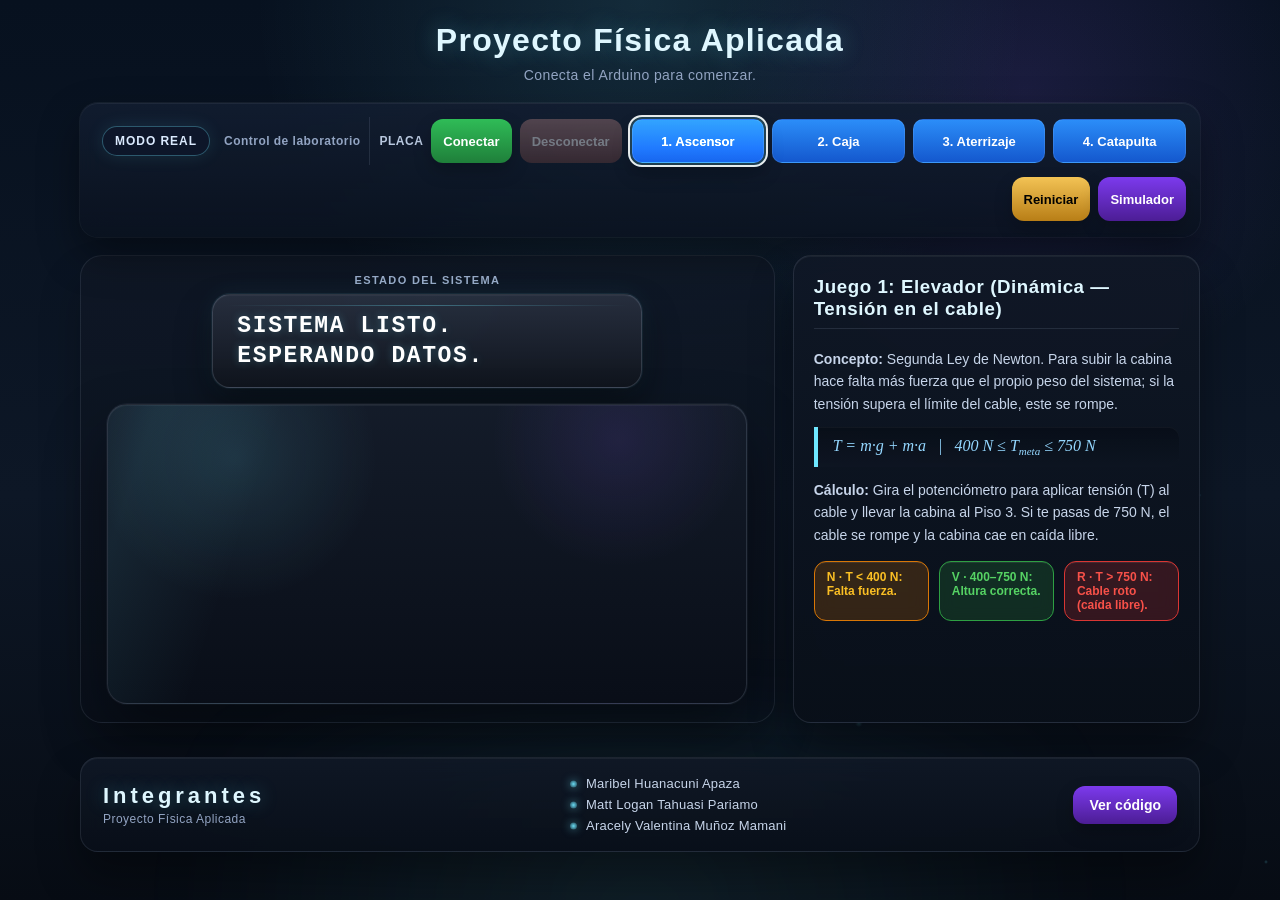
<file: index.html>
<!doctype html>
<html lang="es">
  <head>
    <meta charset="UTF-8" />
    <meta name="viewport" content="width=device-width, initial-scale=1" />
    <title>Proyecto Física Aplicada</title>
    <link rel="stylesheet" href="assets/css/base.css" />
    <link rel="stylesheet" href="assets/css/index.css" />
    <style>
      :root {
        color-scheme: dark;
        --bg-0: #07111f;
        --bg-1: #0d1726;
        --panel: rgba(10, 18, 31, 0.82);
        --panel-strong: rgba(15, 24, 40, 0.94);
        --line: rgba(148, 163, 184, 0.14);
        --text: #e5eefc;
        --muted: #92a4c2;
        --accent: #6ee7ff;
        --accent-2: #8b5cf6;
        --success: #2ea043;
        --warning: #d97706;
        --danger: #da3633;
      }

      * {
        box-sizing: border-box;
      }

      body {
        font-family: "Segoe UI", Tahoma, Geneva, Verdana, sans-serif;
        background:
          radial-gradient(
            circle at top,
            rgba(110, 231, 255, 0.12),
            transparent 35%
          ),
          radial-gradient(
            circle at 80% 10%,
            rgba(139, 92, 246, 0.14),
            transparent 24%
          ),
          linear-gradient(180deg, var(--bg-0), var(--bg-1) 55%, #070c14 100%);
        color: var(--text);
        text-align: center;
        margin: 0;
        padding: 18px 15px 30px;
        position: relative;
        overflow-x: hidden;
      }

      body::before {
        content: "";
        position: fixed;
        inset: 0;
        pointer-events: none;
        background-image:
          linear-gradient(rgba(255, 255, 255, 0.035) 1px, transparent 1px),
          linear-gradient(90deg, rgba(255, 255, 255, 0.03) 1px, transparent 1px);
        background-size: 64px 64px;
        mask-image: radial-gradient(
          circle at center,
          black 30%,
          transparent 100%
        );
        opacity: 0.18;
      }

      body::after {
        content: "";
        position: fixed;
        inset: auto -10% -20% -10%;
        height: 45vh;
        pointer-events: none;
        background: radial-gradient(
          circle at center,
          rgba(110, 231, 255, 0.16),
          transparent 62%
        );
        filter: blur(40px);
        opacity: 0.55;
        transform: translateY(10%);
      }

      #ambient-particles {
        position: fixed;
        inset: 0;
        pointer-events: none;
        overflow: hidden;
        z-index: 0;
      }

      .ambient-particle {
        position: absolute;
        width: 6px;
        height: 6px;
        border-radius: 999px;
        background: radial-gradient(
          circle,
          rgba(110, 231, 255, 0.95),
          rgba(110, 231, 255, 0.08) 68%,
          transparent 72%
        );
        box-shadow: 0 0 18px rgba(110, 231, 255, 0.42);
        opacity: 0.4;
        filter: blur(0.2px);
        will-change: transform, opacity;
      }

      h1,
      .controles,
      #pantallaLCD,
      .anim-box,
      .info-panel {
        position: relative;
        z-index: 1;
      }

      h1 {
        color: #dff7ff;
        margin: 4px 0 8px;
        letter-spacing: 0.04em;
        text-shadow: 0 0 22px rgba(110, 231, 255, 0.34);
      }
      .instrucciones {
        color: var(--muted);
        margin-bottom: 20px;
        font-size: 14px;
        letter-spacing: 0.03em;
      }

      .controles {
        background: linear-gradient(
          180deg,
          rgba(18, 29, 48, 0.92),
          rgba(10, 18, 31, 0.84)
        );
        padding: 12px;
        border-radius: 18px;
        margin-bottom: 15px;
        box-shadow:
          0 18px 40px rgba(0, 0, 0, 0.38),
          inset 0 1px 0 rgba(255, 255, 255, 0.06),
          0 0 0 1px rgba(148, 163, 184, 0.1);
        display: flex;
        flex-wrap: wrap;
        justify-content: center;
        align-items: center;
        gap: 6px;
        backdrop-filter: blur(12px);
      }
      button {
        padding: 11px 16px;
        font-size: 14px;
        cursor: pointer;
        border: none;
        border-radius: 12px;
        margin: 4px;
        font-weight: bold;
        transition:
          transform 0.18s ease,
          box-shadow 0.18s ease,
          filter 0.18s ease,
          background 0.18s ease;
        box-shadow: 0 8px 18px rgba(0, 0, 0, 0.22);
      }
      button:hover {
        transform: translateY(-1px);
        filter: brightness(1.08);
        box-shadow: 0 12px 24px rgba(0, 0, 0, 0.28);
      }
      button:active {
        transform: translateY(0);
      }
      .btn-conect {
        background: linear-gradient(180deg, #2fbc57, #1f7f3a);
        color: white;
      }
      .btn-desconect {
        background: linear-gradient(180deg, #ff6762, #b72b29);
        color: white;
      }
      .btn-juego {
        background: linear-gradient(180deg, #2b8df8, #1458ce);
        color: white;
      }
      .btn-reset {
        background: linear-gradient(180deg, #f3c355, #b87e16);
        color: #000;
        margin-left: 20px;
      }
      .btn-simulador {
        background: linear-gradient(180deg, #7c3aed, #4c1d95);
        color: white;
      }
      .mode-badge {
        display: inline-flex;
        align-items: center;
        justify-content: center;
        padding: 7px 12px;
        border-radius: 999px;
        font-size: 12px;
        letter-spacing: 0.08em;
        font-weight: 700;
        text-transform: uppercase;
        border: 1px solid rgba(148, 163, 184, 0.18);
        background: rgba(15, 23, 42, 0.72);
        color: #dbeafe;
        margin-right: 6px;
      }
      .mode-real {
        border-color: rgba(110, 231, 255, 0.32);
        box-shadow: 0 0 18px rgba(110, 231, 255, 0.1);
      }

      /* LCD Virtual */
      .lcd-container {
        background:
          linear-gradient(
            180deg,
            rgba(40, 48, 63, 0.96),
            rgba(16, 21, 30, 0.98)
          ),
          radial-gradient(
            circle at top,
            rgba(110, 231, 255, 0.12),
            transparent 60%
          );
        color: #fff;
        font-family: "Courier New", Courier, monospace;
        font-weight: bold;
        font-size: 23px;
        padding: 16px 24px;
        border-radius: 18px;
        border: 1px solid rgba(148, 163, 184, 0.24);
        width: 330px;
        margin: 0 auto 20px auto;
        text-align: left;
        box-shadow:
          0 18px 36px rgba(0, 0, 0, 0.46),
          inset 0 1px 0 rgba(255, 255, 255, 0.04),
          0 0 0 1px rgba(110, 231, 255, 0.08),
          0 0 24px rgba(110, 231, 255, 0.08);
        letter-spacing: 1.6px;
        transition:
          transform 0.25s ease,
          box-shadow 0.25s ease,
          border-color 0.25s ease;
        backdrop-filter: blur(10px);
      }
      .lcd-container::after {
        content: "";
        position: absolute;
        inset: 10px 14px auto 14px;
        height: 1px;
        background: linear-gradient(
          90deg,
          transparent,
          rgba(110, 231, 255, 0.35),
          transparent
        );
        pointer-events: none;
      }
      .lcd-line {
        white-space: pre;
        height: 30px;
        line-height: 30px;
        text-shadow: 0 0 8px rgba(110, 231, 255, 0.28);
      }

      /* Colores de Semáforo Físico */
      .led-naranja {
        background: linear-gradient(180deg, #b85f08, #713400) !important;
        border-color: #fbbf24 !important;
        box-shadow: 0 0 28px rgba(217, 119, 6, 0.9) !important;
      }
      .led-verde {
        background: linear-gradient(180deg, #238636, #0c4a20) !important;
        border-color: #56d364 !important;
        box-shadow: 0 0 28px rgba(46, 160, 67, 0.9) !important;
      }
      .led-rojo {
        background: linear-gradient(180deg, #b62324, #681314) !important;
        border-color: #ff8b86 !important;
        box-shadow: 0 0 28px rgba(218, 54, 51, 0.9) !important;
      }

      button:disabled {
        cursor: not-allowed;
        opacity: 0.42;
        filter: grayscale(0.7);
        transform: none;
        box-shadow: none;
        animation: none !important;
      }

      .btn-juego.is-active {
        outline: 2px solid rgba(219, 234, 254, 0.9);
        outline-offset: 2px;
        filter: brightness(1.16);
        box-shadow: 0 0 0 4px rgba(43, 141, 248, 0.2), 0 12px 24px rgba(0, 0, 0, 0.28);
      }

      /* Lienzo de Animación */
      .anim-box {
        width: min(600px, 92vw);
        height: clamp(220px, 52vw, 300px);
        min-height: 220px;
        background:
          radial-gradient(
            circle at 20% 18%,
            rgba(110, 231, 255, 0.12),
            transparent 25%
          ),
          radial-gradient(
            circle at 80% 12%,
            rgba(139, 92, 246, 0.12),
            transparent 22%
          ),
          linear-gradient(180deg, rgba(20, 28, 42, 0.98), rgba(9, 14, 24, 0.98));
        margin: 0 auto 20px auto;
        border-radius: 20px;
        position: relative;
        overflow: hidden;
        border: 1px solid rgba(148, 163, 184, 0.2);
        display: flex;
        align-items: flex-end;
        box-shadow:
          0 30px 60px rgba(0, 0, 0, 0.4),
          inset 0 1px 0 rgba(255, 255, 255, 0.05),
          0 0 0 1px rgba(148, 163, 184, 0.08);
      }

      .anim-box::before {
        content: "";
        position: absolute;
        inset: 0;
        background-image:
          linear-gradient(rgba(255, 255, 255, 0.02) 1px, transparent 1px),
          linear-gradient(90deg, rgba(255, 255, 255, 0.02) 1px, transparent 1px);
        background-size: 50px 50px;
        opacity: 0.2;
        pointer-events: none;
      }

      .anim-box::after {
        content: "";
        position: absolute;
        left: -20%;
        top: 0;
        width: 40%;
        height: 100%;
        background: linear-gradient(
          90deg,
          transparent,
          rgba(110, 231, 255, 0.08),
          transparent
        );
        transform: skewX(-18deg);
        animation: sweep 7s linear infinite;
        pointer-events: none;
      }

      @keyframes sweep {
        0% {
          left: -35%;
        }
        100% {
          left: 120%;
        }
      }

      .sys-container {
        display: none;
        width: 100%;
        height: 100%;
        position: absolute;
      }

      .sys-container::before {
        content: "";
        position: absolute;
        inset: 0;
        pointer-events: none;
      }

      /* Ascensor */
      #ascensor-sys {
        background:
          radial-gradient(
            circle at 50% 14%,
            rgba(110, 231, 255, 0.16),
            transparent 20%
          ),
          linear-gradient(180deg, rgba(12, 21, 35, 0.3), rgba(4, 8, 14, 0.12));
      }
      #ascensor-sys::before {
        background:
          linear-gradient(
            90deg,
            transparent 0 17%,
            rgba(148, 163, 184, 0.08) 17% 18%,
            transparent 18% 82%,
            rgba(148, 163, 184, 0.08) 82% 83%,
            transparent 83%
          ),
          linear-gradient(
            180deg,
            rgba(110, 231, 255, 0.04),
            transparent 34%,
            rgba(14, 165, 233, 0.08) 74%,
            rgba(14, 165, 233, 0.16)
          );
      }
      #piso-meta {
        width: 140px;
        height: 15px;
        background: linear-gradient(
          180deg,
          rgba(46, 160, 67, 0.24),
          rgba(46, 160, 67, 0.12)
        );
        border: 1px dashed rgba(46, 160, 67, 0.95);
        position: absolute;
        left: 230px;
        top: 50px;
        border-radius: 8px;
        box-shadow: 0 0 18px rgba(46, 160, 67, 0.18);
      }
      #cable {
        width: 4px;
        background: linear-gradient(180deg, #cbd5e1, #64748b);
        position: absolute;
        left: 298px;
        top: 0;
        box-shadow: 0 0 12px rgba(148, 163, 184, 0.26);
      }
      #cabina {
        width: 70px;
        height: 60px;
        background: linear-gradient(
          145deg,
          #f8fbff 0%,
          #c7d2e5 38%,
          #8fa4bf 100%
        );
        position: absolute;
        left: 265px;
        border-radius: 12px;
        border: 1px solid rgba(255, 255, 255, 0.55);
        text-align: center;
        font-size: 35px;
        line-height: 60px;
        transition: top 0.05s linear;
        display: flex;
        justify-content: center;
        align-items: center;
        box-shadow:
          0 18px 28px rgba(0, 0, 0, 0.36),
          inset 0 1px 0 rgba(255, 255, 255, 0.72),
          inset 0 -10px 18px rgba(8, 15, 28, 0.22);
      }
      #cabina::before {
        content: "";
        position: absolute;
        inset: 8px 10px auto 10px;
        height: 12px;
        border-radius: 10px;
        background: linear-gradient(
          90deg,
          rgba(110, 231, 255, 0.2),
          rgba(255, 255, 255, 0.45),
          rgba(110, 231, 255, 0.2)
        );
      }
      #cabina::after {
        content: "";
        position: absolute;
        inset: 10px 8px 10px 8px;
        border-radius: 9px;
        border: 1px solid rgba(15, 23, 42, 0.16);
        box-shadow: inset 0 0 0 1px rgba(255, 255, 255, 0.12);
      }

      /* Caja y Fricción Directa por Potenciómetro */
      #friccion-sys {
        background:
          radial-gradient(
            circle at 72% 18%,
            rgba(217, 119, 6, 0.12),
            transparent 18%
          ),
          linear-gradient(
            180deg,
            rgba(35, 27, 14, 0.34),
            rgba(10, 14, 20, 0.12)
          );
      }
      #friccion-sys::before {
        background:
          linear-gradient(
            180deg,
            transparent 74%,
            rgba(148, 163, 184, 0.18) 74% 76%,
            transparent 76%
          ),
          repeating-linear-gradient(
            90deg,
            transparent 0 29px,
            rgba(255, 255, 255, 0.035) 29px 30px
          );
      }
      #meta-caja {
        width: 100px;
        height: 60px;
        background: linear-gradient(
          180deg,
          rgba(46, 160, 67, 0.18),
          rgba(46, 160, 67, 0.08)
        );
        border: 1px dashed rgba(46, 160, 67, 0.95);
        position: absolute;
        left: 450px;
        bottom: 0;
        border-radius: 10px 10px 0 0;
        box-shadow: 0 0 18px rgba(46, 160, 67, 0.18);
      }
      #caja-wrapper {
        position: absolute;
        bottom: 0;
        left: 20px;
        font-size: 40px;
        transition: left 0.05s linear;
        display: flex;
        align-items: flex-end;
        filter: drop-shadow(0 12px 16px rgba(0, 0, 0, 0.34));
      }
      #caja-personaje {
        filter: drop-shadow(0 0 6px rgba(255, 255, 255, 0.18));
      }
      #caja-fisica {
        width: 60px;
        height: 60px;
        background: linear-gradient(
          145deg,
          #ffd86a 0%,
          #d29922 44%,
          #8c5d08 100%
        );
        border: 1px solid rgba(255, 255, 255, 0.65);
        text-align: center;
        line-height: 60px;
        font-size: 35px;
        border-radius: 12px;
        box-shadow:
          inset 0 1px 0 rgba(255, 255, 255, 0.42),
          inset 0 -10px 16px rgba(0, 0, 0, 0.2),
          0 16px 22px rgba(0, 0, 0, 0.3);
      }
      #caja-fisica::before {
        content: "";
        position: absolute;
        inset: 7px 8px auto 8px;
        height: 7px;
        border-radius: 999px;
        background: rgba(255, 255, 255, 0.2);
      }

      /* Lander */
      #lander-sys {
        background:
          radial-gradient(
            circle at 40% 20%,
            rgba(225, 229, 240, 0.16),
            transparent 18%
          ),
          radial-gradient(
            circle at 70% 16%,
            rgba(110, 231, 255, 0.1),
            transparent 15%
          ),
          linear-gradient(180deg, rgba(15, 24, 40, 0.28), rgba(5, 8, 16, 0.12));
      }
      #lander-sys::before {
        background:
          radial-gradient(
            circle at 12% 20%,
            rgba(255, 255, 255, 0.2) 0 1px,
            transparent 2px
          ),
          radial-gradient(
            circle at 25% 35%,
            rgba(255, 255, 255, 0.16) 0 1px,
            transparent 2px
          ),
          radial-gradient(
            circle at 61% 16%,
            rgba(255, 255, 255, 0.18) 0 1px,
            transparent 2px
          ),
          radial-gradient(
            circle at 78% 28%,
            rgba(255, 255, 255, 0.14) 0 1px,
            transparent 2px
          ),
          radial-gradient(
            circle at 92% 15%,
            rgba(255, 255, 255, 0.16) 0 1px,
            transparent 2px
          ),
          linear-gradient(
            180deg,
            transparent 80%,
            rgba(139, 149, 158, 0.22) 80% 100%
          );
        opacity: 0.72;
      }
      #luna {
        width: 100%;
        height: 20px;
        background: linear-gradient(180deg, #9aa4b2, #707a88);
        position: absolute;
        bottom: 0;
        box-shadow: 0 -8px 20px rgba(148, 163, 184, 0.18);
      }
      #cohete {
        width: 50px;
        height: 60px;
        background: linear-gradient(180deg, #f8fbff, #d7e0ee 52%, #8ea5c1 100%);
        position: absolute;
        left: 275px;
        border-radius: 20px 20px 10px 10px;
        text-align: center;
        font-size: 35px;
        line-height: 60px;
        border: 1px solid rgba(255, 255, 255, 0.68);
        box-shadow:
          0 16px 28px rgba(0, 0, 0, 0.36),
          inset 0 1px 0 rgba(255, 255, 255, 0.58),
          inset 0 -12px 16px rgba(3, 8, 18, 0.22);
      }
      #cohete::before {
        content: "";
        position: absolute;
        left: 15px;
        top: 12px;
        width: 18px;
        height: 18px;
        border-radius: 50%;
        background: radial-gradient(
          circle,
          rgba(110, 231, 255, 0.95),
          rgba(59, 130, 246, 0.3) 55%,
          transparent 70%
        );
        box-shadow: 0 0 18px rgba(110, 231, 255, 0.45);
      }
      #fuego {
        width: 20px;
        height: 30px;
        background: linear-gradient(
          180deg,
          #ffef8a 0%,
          #ff8a00 45%,
          #d13400 100%
        );
        position: absolute;
        left: 290px;
        border-radius: 0 0 12px 12px;
        display: none;
        box-shadow: 0 0 18px rgba(255, 138, 0, 0.7);
        filter: blur(0.1px);
      }
      #fuego::before {
        content: "";
        position: absolute;
        inset: 3px 5px 6px;
        border-radius: inherit;
        background: radial-gradient(
          circle at top,
          rgba(255, 255, 255, 0.65),
          transparent 62%
        );
      }

      /* Catapulta */
      #tiro-sys {
        background:
          radial-gradient(
            circle at 18% 25%,
            rgba(110, 231, 255, 0.1),
            transparent 20%
          ),
          radial-gradient(
            circle at 80% 20%,
            rgba(255, 255, 255, 0.06),
            transparent 20%
          ),
          linear-gradient(180deg, rgba(13, 19, 31, 0.3), rgba(5, 8, 14, 0.14));
      }
      #tiro-sys::before {
        background:
          linear-gradient(
            180deg,
            transparent 76%,
            rgba(148, 163, 184, 0.22) 76% 100%
          ),
          linear-gradient(
            90deg,
            transparent 0 76%,
            rgba(218, 54, 51, 0.14) 76% 82%,
            transparent 82%
          );
      }
      #canon {
        width: 40px;
        height: 10px;
        background: linear-gradient(180deg, #b5bcc9, #717a88 56%, #404854 100%);
        position: absolute;
        bottom: 10px;
        left: 10px;
        transform-origin: left center;
        border-radius: 0 8px 8px 0;
        box-shadow: 0 8px 14px rgba(0, 0, 0, 0.35);
      }
      #canon::before {
        content: "";
        position: absolute;
        inset: 2px 6px 2px 10px;
        border-radius: inherit;
        background: linear-gradient(
          90deg,
          rgba(255, 255, 255, 0.15),
          transparent 55%
        );
      }
      #proyectil {
        width: 15px;
        height: 15px;
        background: radial-gradient(
          circle at 35% 35%,
          #ffffff 0,
          #d8deea 48%,
          #7e8b9f 100%
        );
        border-radius: 50%;
        position: absolute;
        bottom: 10px;
        left: 10px;
        box-shadow:
          0 0 0 2px rgba(255, 255, 255, 0.22),
          0 0 16px rgba(255, 255, 255, 0.28),
          0 8px 12px rgba(0, 0, 0, 0.24);
      }
      #diana {
        width: 40px;
        height: 10px;
        background: linear-gradient(180deg, #ff7670, #da3633 60%, #8f1715 100%);
        position: absolute;
        bottom: 0;
        left: 450px;
        border-radius: 6px 6px 0 0;
        box-shadow: 0 0 18px rgba(218, 54, 51, 0.42);
      }

      .info-panel {
        width: min(600px, 92vw);
        background: linear-gradient(
          180deg,
          rgba(16, 24, 38, 0.92),
          rgba(9, 15, 25, 0.94)
        );
        margin: 0 auto 30px auto;
        padding: 20px;
        border-radius: 18px;
        border: 1px solid rgba(148, 163, 184, 0.16);
        text-align: left;
        box-sizing: border-box;
        box-shadow:
          0 24px 42px rgba(0, 0, 0, 0.35),
          inset 0 1px 0 rgba(255, 255, 255, 0.05);
        backdrop-filter: blur(10px);
      }
      .info-panel h3 {
        color: #dff7ff;
        margin-top: 0;
        border-bottom: 1px solid rgba(148, 163, 184, 0.16);
        padding-bottom: 8px;
        letter-spacing: 0.03em;
      }
      .info-panel p {
        font-size: 14px;
        line-height: 1.6;
        color: #c7d5ea;
        margin: 8px 0;
      }
      .formula-box {
        background:
          linear-gradient(
            180deg,
            rgba(8, 14, 24, 0.98),
            rgba(13, 20, 33, 0.96)
          ),
          radial-gradient(
            circle at left top,
            rgba(110, 231, 255, 0.12),
            transparent 54%
          );
        border-left: 4px solid var(--accent);
        padding: 10px 15px;
        margin: 12px 0;
        font-family: "Georgia", serif;
        font-style: italic;
        color: #94d7ff;
        font-size: 16px;
        border-radius: 0 10px 10px 0;
        box-shadow: inset 0 1px 0 rgba(255, 255, 255, 0.04);
      }
      .formula-box sub {
        font-size: 11px;
      }
      .formula-box sup {
        font-size: 11px;
      }
      .semaforo-info {
        display: flex;
        gap: 10px;
        margin-top: 15px;
      }
      .sem-card {
        flex: 1;
        padding: 8px 12px;
        border-radius: 12px;
        font-size: 12px;
        font-weight: bold;
        backdrop-filter: blur(8px);
        box-shadow: inset 0 1px 0 rgba(255, 255, 255, 0.08);
      }
      .sem-naranja {
        background: rgba(217, 119, 6, 0.2);
        border: 1px solid #d97706;
        color: #fbbf24;
      }
      .sem-verde {
        background: rgba(46, 160, 67, 0.2);
        border: 1px solid #2ea043;
        color: #56d364;
      }
      .sem-rojo {
        background: rgba(218, 54, 51, 0.2);
        border: 1px solid #da3633;
        color: #f85149;
      }

      @keyframes floaty {
        0%,
        100% {
          transform: translateY(0);
        }
        50% {
          transform: translateY(-3px);
        }
      }

      @keyframes pulseGlow {
        0%,
        100% {
          opacity: 0.75;
          transform: scale(1);
        }
        50% {
          opacity: 1;
          transform: scale(1.03);
        }
      }

      #cabina,
      #cohete,
      #proyectil {
        animation: floaty 4.5s ease-in-out infinite;
      }

      #fuego,
      .lcd-container,
      .btn-juego,
      .btn-conect,
      .btn-desconect,
      .btn-reset {
        animation: pulseGlow 5.8s ease-in-out infinite;
      }

      @media (max-width: 760px) {
        .anim-box,
        .info-panel {
          width: min(600px, 92vw);
        }

        .lcd-container {
          width: min(330px, 100%);
        }

        .controles {
          padding: 10px;
        }

        .btn-reset {
          margin-left: 0;
        }
      }

      /* Panel de laboratorio: organización visual sin alterar controles. */
      .lab-toolbar {
        width: min(1120px, calc(100% - 30px));
        margin: 0 auto 18px;
        padding: 14px;
        justify-content: stretch;
        align-items: stretch;
        gap: 10px;
      }

      .toolbar-group {
        display: flex;
        align-items: center;
        gap: 8px;
        min-height: 48px;
      }

      .toolbar-identity {
        padding: 0 8px;
        border-right: 1px solid rgba(148, 163, 184, 0.16);
      }

      .toolbar-caption,
      .toolbar-label {
        color: var(--muted);
        font-size: 12px;
        font-weight: 700;
        letter-spacing: 0.04em;
      }

      .toolbar-label {
        text-transform: uppercase;
        color: #b9c8df;
      }

      .toolbar-games {
        flex: 1 1 430px;
        display: grid;
        grid-template-columns: repeat(4, minmax(88px, 1fr));
      }

      .toolbar-actions {
        margin-left: auto;
      }

      .lab-toolbar button {
        min-height: 44px;
        margin: 0;
        padding: 9px 12px;
        font-size: 13px;
      }

      .toolbar-games .btn-juego {
        border: 1px solid rgba(147, 197, 253, 0.18);
        border-radius: 10px;
        box-shadow: none;
      }

      .toolbar-games .btn-juego.is-active {
        box-shadow: 0 0 0 3px rgba(110, 231, 255, 0.17), 0 10px 20px rgba(0, 0, 0, 0.24);
      }

      .lab-layout {
        width: min(1120px, calc(100% - 30px));
        margin: 0 auto 30px;
        display: grid;
        grid-template-columns: minmax(0, 1.45fr) minmax(320px, 0.85fr);
        align-items: start;
        gap: 18px;
      }

      .lab-stage {
        padding: 18px;
        border: 1px solid rgba(148, 163, 184, 0.14);
        border-radius: 22px;
        background: linear-gradient(180deg, rgba(16, 24, 38, 0.78), rgba(9, 15, 25, 0.72));
        box-shadow: 0 24px 42px rgba(0, 0, 0, 0.22);
      }

      .section-kicker {
        margin: 0 0 8px;
        color: #9fb3d1;
        font-size: 11px;
        font-weight: 800;
        letter-spacing: 0.12em;
        text-transform: uppercase;
      }

      .lab-stage .lcd-container {
        width: min(100%, 430px);
        margin: 0 auto 16px;
      }

      .lab-stage .anim-box {
        width: 100%;
        max-width: 640px;
        margin: 0 auto;
      }

      .lab-layout .info-panel {
        width: auto;
        margin: 0;
        min-height: 100%;
      }

      @media (max-width: 920px) {
        .lab-layout {
          grid-template-columns: 1fr;
        }

        .lab-layout .info-panel {
          width: 100%;
        }
      }

      @media (max-width: 760px) {
        .lab-toolbar,
        .lab-layout {
          width: min(calc(100% - 24px), 600px);
        }

        .lab-toolbar {
          padding: 10px;
          margin-bottom: 12px;
        }

        .toolbar-group {
          width: 100%;
        }

        .toolbar-identity {
          justify-content: space-between;
          padding: 2px 4px 10px;
          border-right: 0;
          border-bottom: 1px solid rgba(148, 163, 184, 0.16);
        }

        .toolbar-games {
          display: grid;
          grid-template-columns: repeat(2, minmax(0, 1fr));
        }

        .toolbar-games .btn-juego {
          width: 100%;
          font-size: 12px;
        }

        .toolbar-actions {
          display: grid;
          grid-template-columns: repeat(3, minmax(0, 1fr));
          margin-left: 0;
        }

        .toolbar-actions button {
          font-size: 11px;
          padding-inline: 6px;
        }

        .lab-stage {
          padding: 12px;
          border-radius: 18px;
        }

        h1 {
          margin-top: 0;
          font-size: clamp(23px, 7vw, 29px);
        }

        .instrucciones {
          margin: 0 auto 13px;
          max-width: 36ch;
        }

        .section-kicker {
          margin-bottom: 6px;
        }

        .info-panel {
          padding: 14px;
        }

        .info-panel h3 {
          font-size: 18px;
        }
      }
    </style>
  </head>
  <body>
    <div id="ambient-particles" aria-hidden="true"></div>
    <h1>Proyecto Física Aplicada</h1>
    <div class="instrucciones" id="txt-instrucciones">
      Conecta el Arduino para comenzar.
    </div>

    <section class="controles lab-toolbar" aria-label="Controles del laboratorio">
      <div class="toolbar-group toolbar-identity">
        <span class="mode-badge mode-real">Modo real</span>
        <span class="toolbar-caption">Control de laboratorio</span>
      </div>
      <div class="toolbar-group toolbar-connection" aria-label="Conexión de placa">
        <span class="toolbar-label">Placa</span>
        <button id="btnConectar" class="btn-conect">Conectar</button>
        <button id="btnDesconectar" class="btn-desconect" disabled>
          Desconectar
        </button>
      </div>
      <div class="toolbar-group toolbar-games" aria-label="Seleccionar simulación">
        <button class="btn-juego" data-juego="0" onclick="enviarComando('0')">1. Ascensor</button>
        <button class="btn-juego" data-juego="1" onclick="enviarComando('1')">2. Caja</button>
        <button class="btn-juego" data-juego="2" onclick="enviarComando('2')">3. Aterrizaje</button>
        <button class="btn-juego" data-juego="3" onclick="enviarComando('3')">4. Catapulta</button>
      </div>
      <div class="toolbar-group toolbar-actions" aria-label="Acciones adicionales">
        <button class="btn-reset" onclick="enviarComando('R')">Reiniciar</button>
<button class="btn-simulador" onclick="window.location.href = 'pages/simulator.html'">Simulador</button>
      </div>
    </section>

    <main class="lab-layout">
      <section class="lab-stage" aria-label="Escena de simulación">
        <p class="section-kicker">Estado del sistema</p>
        <div id="pantallaLCD" class="lcd-container">
          <div id="lcd-line1" class="lcd-line">SISTEMA LISTO.</div>
          <div id="lcd-line2" class="lcd-line">ESPERANDO DATOS.</div>
        </div>

        <div class="anim-box">
      <div id="ascensor-sys" class="sys-container">
        <div id="piso-meta"></div>
        <div id="cable"></div>
        <div id="cabina">C</div>
      </div>
      <div id="friccion-sys" class="sys-container">
        <div id="meta-caja"></div>
        <div id="caja-wrapper">
          <span id="caja-personaje">P</span>
          <div id="caja-fisica">B</div>
        </div>
      </div>
      <div id="lander-sys" class="sys-container">
        <div id="cohete">N</div>
        <div id="fuego"></div>
        <div id="luna"></div>
      </div>
      <div id="tiro-sys" class="sys-container">
        <div id="canon"></div>
        <div id="proyectil"></div>
        <div id="diana"></div>
      </div>
        </div>
      </section>

      <aside class="info-panel" id="info-panel">
      <h3 id="info-titulo">Selecciona una simulación</h3>
      <p id="info-concepto">
        Presiona un botón arriba para cargar los parámetros de física.
      </p>
      <div class="formula-box" id="info-formula">Ecuaciones</div>
      <p id="info-calculo"></p>
      <div class="semaforo-info" id="info-semaforo" style="display: none">
        <div class="sem-card sem-naranja" id="sem-txt-naranja">N</div>
        <div class="sem-card sem-verde" id="sem-txt-verde">V</div>
        <div class="sem-card sem-rojo" id="sem-txt-rojo">R</div>
      </div>
      </aside>
</main>

    <footer class="site-footer">
      <div class="footer-brand">
        <span class="footer-logo">Integrantes</span>
        <span class="footer-tag">Proyecto Física Aplicada</span>
      </div>
      <ul class="footer-team">
        <li>Maribel Huanacuni Apaza</li>
        <li>Matt Logan Tahuasi Pariamo</li>
        <li>Aracely Valentina Muñoz Mamani</li>
      </ul>
      <button class="btn-codigo" onclick="window.open('https://github.com/mattahuasi/proyecto-fisica-aplicada', '_blank')">Ver código</button>
    </footer>

    <script src="assets/js/particles.js"></script>
    <script src="assets/js/index.js"></script>
  </body>
</html>
</file>
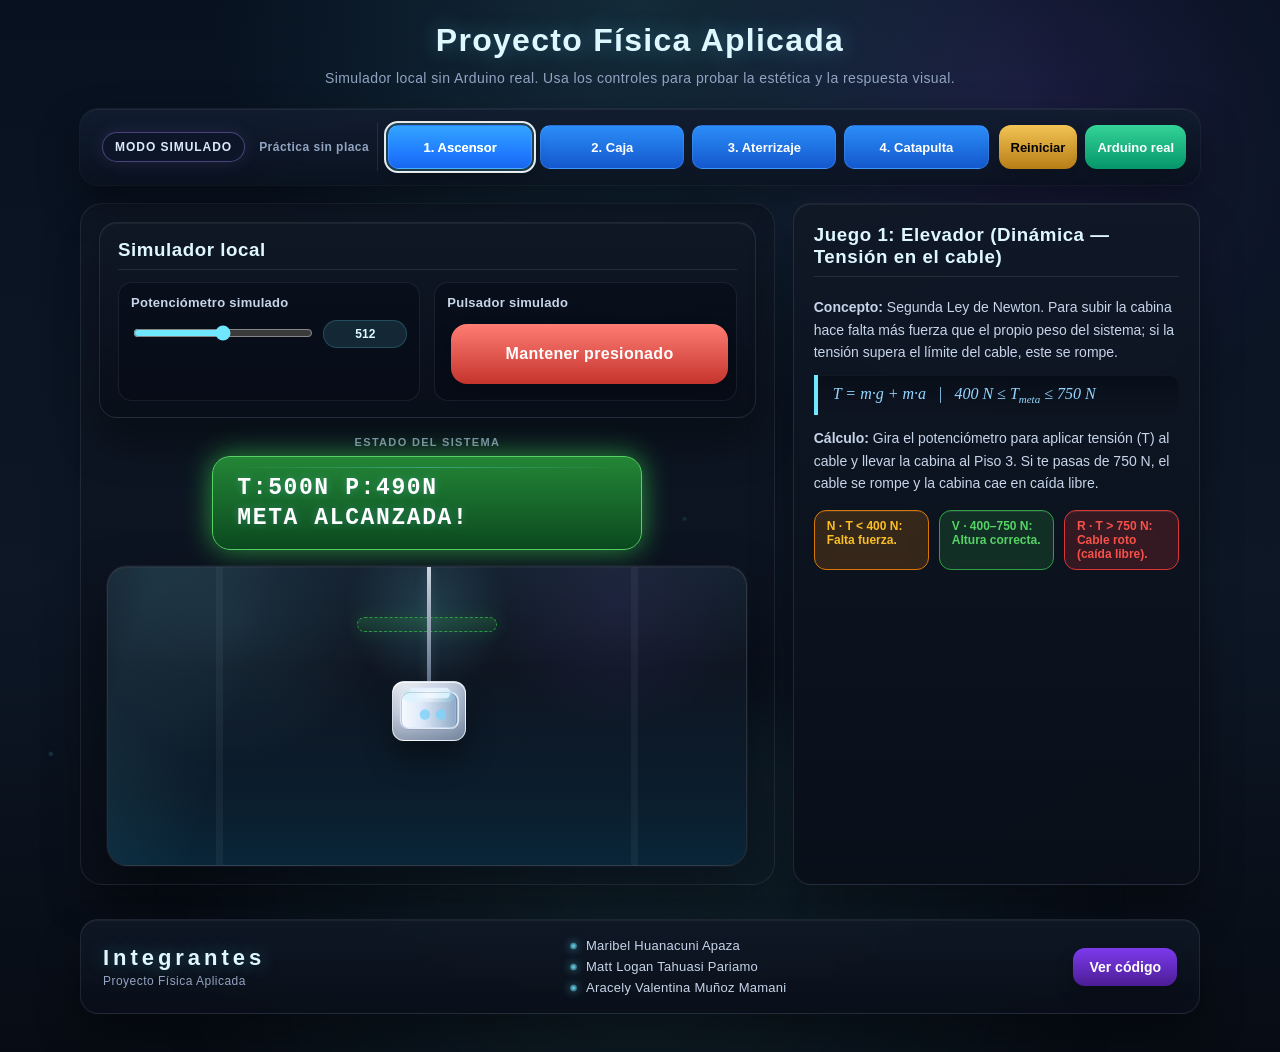
<file: pages/simulator.html>
<!doctype html>
<html lang="es">
  <head>
    <meta charset="UTF-8" />
    <meta name="viewport" content="width=device-width, initial-scale=1" />
    <title>Proyecto Física Aplicada | Simulador</title>
    <link rel="stylesheet" href="../assets/css/base.css" />
    <link rel="stylesheet" href="../assets/css/simulator.css" />
    <style>
      :root {
        color-scheme: dark;
        --bg-0: #07111f;
        --bg-1: #0d1726;
        --panel: rgba(10, 18, 31, 0.82);
        --panel-strong: rgba(15, 24, 40, 0.94);
        --line: rgba(148, 163, 184, 0.14);
        --text: #e5eefc;
        --muted: #92a4c2;
        --accent: #6ee7ff;
        --accent-2: #8b5cf6;
        --success: #2ea043;
        --warning: #d97706;
        --danger: #da3633;
      }

      * {
        box-sizing: border-box;
      }

      body {
        font-family: "Segoe UI", Tahoma, Geneva, Verdana, sans-serif;
        background:
          radial-gradient(
            circle at top,
            rgba(110, 231, 255, 0.12),
            transparent 35%
          ),
          radial-gradient(
            circle at 80% 10%,
            rgba(139, 92, 246, 0.14),
            transparent 24%
          ),
          linear-gradient(180deg, var(--bg-0), var(--bg-1) 55%, #070c14 100%);
        color: var(--text);
        text-align: center;
        margin: 0;
        padding: 18px 15px 30px;
        position: relative;
        overflow-x: hidden;
      }

      body::before {
        content: "";
        position: fixed;
        inset: 0;
        pointer-events: none;
        background-image:
          linear-gradient(rgba(255, 255, 255, 0.035) 1px, transparent 1px),
          linear-gradient(90deg, rgba(255, 255, 255, 0.03) 1px, transparent 1px);
        background-size: 64px 64px;
        mask-image: radial-gradient(
          circle at center,
          black 30%,
          transparent 100%
        );
        opacity: 0.18;
      }

      body::after {
        content: "";
        position: fixed;
        inset: auto -10% -20% -10%;
        height: 45vh;
        pointer-events: none;
        background: radial-gradient(
          circle at center,
          rgba(110, 231, 255, 0.16),
          transparent 62%
        );
        filter: blur(40px);
        opacity: 0.55;
        transform: translateY(10%);
      }

      #ambient-particles {
        position: fixed;
        inset: 0;
        pointer-events: none;
        overflow: hidden;
        z-index: 0;
      }

      .ambient-particle {
        position: absolute;
        width: 6px;
        height: 6px;
        border-radius: 999px;
        background: radial-gradient(
          circle,
          rgba(110, 231, 255, 0.95),
          rgba(110, 231, 255, 0.08) 68%,
          transparent 72%
        );
        box-shadow: 0 0 18px rgba(110, 231, 255, 0.42);
        opacity: 0.4;
        filter: blur(0.2px);
        will-change: transform, opacity;
      }

      h1,
      .controles,
      .sim-panel,
      #pantallaLCD,
      .anim-box,
      .info-panel {
        position: relative;
        z-index: 1;
      }

      h1 {
        color: #dff7ff;
        margin: 4px 0 8px;
        letter-spacing: 0.04em;
        text-shadow: 0 0 22px rgba(110, 231, 255, 0.34);
      }

      .instrucciones {
        color: var(--muted);
        margin-bottom: 20px;
        font-size: 14px;
        letter-spacing: 0.03em;
      }

      .controles {
        background: linear-gradient(
          180deg,
          rgba(18, 29, 48, 0.92),
          rgba(10, 18, 31, 0.84)
        );
        padding: 12px;
        border-radius: 18px;
        margin-bottom: 15px;
        box-shadow:
          0 18px 40px rgba(0, 0, 0, 0.38),
          inset 0 1px 0 rgba(255, 255, 255, 0.06),
          0 0 0 1px rgba(148, 163, 184, 0.1);
        display: flex;
        flex-wrap: wrap;
        justify-content: center;
        align-items: center;
        gap: 6px;
        backdrop-filter: blur(12px);
      }

      button {
        padding: 11px 16px;
        font-size: 14px;
        cursor: pointer;
        border: none;
        border-radius: 12px;
        margin: 4px;
        font-weight: bold;
        transition:
          transform 0.18s ease,
          box-shadow 0.18s ease,
          filter 0.18s ease,
          background 0.18s ease;
        box-shadow: 0 8px 18px rgba(0, 0, 0, 0.22);
      }

      button:hover {
        transform: translateY(-1px);
        filter: brightness(1.08);
        box-shadow: 0 12px 24px rgba(0, 0, 0, 0.28);
      }

      button:active {
        transform: translateY(0);
      }

      .btn-conect {
        background: linear-gradient(180deg, #2fbc57, #1f7f3a);
        color: white;
      }

      .btn-desconect {
        background: linear-gradient(180deg, #ff6762, #b72b29);
        color: white;
      }

      .btn-juego {
        background: linear-gradient(180deg, #2b8df8, #1458ce);
        color: white;
      }

      .btn-reset {
        background: linear-gradient(180deg, #f3c355, #b87e16);
        color: #000;
        margin-left: 20px;
      }
      .btn-arduino {
        background: linear-gradient(180deg, #34d399, #059669);
        color: white;
      }
      .mode-badge {
        display: inline-flex;
        align-items: center;
        justify-content: center;
        padding: 7px 12px;
        border-radius: 999px;
        font-size: 12px;
        letter-spacing: 0.08em;
        font-weight: 700;
        text-transform: uppercase;
        border: 1px solid rgba(148, 163, 184, 0.18);
        background: rgba(15, 23, 42, 0.72);
        color: #dbeafe;
        margin-right: 6px;
      }
      .mode-sim {
        border-color: rgba(167, 139, 250, 0.4);
        box-shadow: 0 0 18px rgba(167, 139, 250, 0.12);
      }

      .sim-panel {
        width: min(600px, 100%);
        margin: 0 auto 18px;
        padding: 16px 18px;
        border-radius: 18px;
        border: 1px solid rgba(148, 163, 184, 0.16);
        background: linear-gradient(
          180deg,
          rgba(16, 24, 38, 0.9),
          rgba(9, 15, 25, 0.93)
        );
        box-shadow:
          0 24px 42px rgba(0, 0, 0, 0.35),
          inset 0 1px 0 rgba(255, 255, 255, 0.05);
        backdrop-filter: blur(10px);
        text-align: left;
      }

      .sim-panel h3 {
        margin: 0 0 12px;
        color: #dff7ff;
        border-bottom: 1px solid rgba(148, 163, 184, 0.16);
        padding-bottom: 8px;
        letter-spacing: 0.03em;
      }

      .sim-grid {
        display: grid;
        grid-template-columns: 1fr 1fr;
        gap: 14px;
      }

      .control-card {
        padding: 12px;
        border-radius: 14px;
        background: rgba(7, 12, 22, 0.55);
        border: 1px solid rgba(148, 163, 184, 0.12);
      }

      .control-card label {
        display: block;
        font-size: 13px;
        color: #c7d5ea;
        margin-bottom: 10px;
        font-weight: 700;
        letter-spacing: 0.02em;
      }

      .control-row {
        display: flex;
        align-items: center;
        gap: 12px;
      }

      .press-button {
        width: 100%;
        min-height: 60px;
        border-radius: 16px;
        background: linear-gradient(180deg, #ff7d73, #c4342d);
        color: white;
        font-size: 16px;
        letter-spacing: 0.02em;
      }

      .press-button.is-down {
        background: linear-gradient(180deg, #ffb29a, #ff6d54);
        transform: translateY(2px) scale(0.99);
        box-shadow:
          0 4px 10px rgba(0, 0, 0, 0.22),
          inset 0 2px 8px rgba(255, 255, 255, 0.12);
      }

      .range-wrap {
        flex: 1;
      }

      input[type="range"] {
        width: 100%;
        accent-color: #6ee7ff;
      }

      .value-pill {
        display: inline-flex;
        align-items: center;
        justify-content: center;
        padding: 6px 10px;
        border-radius: 999px;
        background: rgba(110, 231, 255, 0.12);
        border: 1px solid rgba(110, 231, 255, 0.2);
        color: #d9fbff;
        font-size: 12px;
        font-weight: 700;
        min-width: 84px;
      }

      #btnModoActiva {
        border: 1px solid rgba(110, 231, 255, 0.22);
        box-shadow:
          0 0 0 1px rgba(110, 231, 255, 0.12),
          0 12px 24px rgba(0, 0, 0, 0.25);
      }

      /* LCD Virtual */
      .lcd-container {
        background:
          linear-gradient(
            180deg,
            rgba(40, 48, 63, 0.96),
            rgba(16, 21, 30, 0.98)
          ),
          radial-gradient(
            circle at top,
            rgba(110, 231, 255, 0.12),
            transparent 60%
          );
        color: #fff;
        font-family: "Courier New", Courier, monospace;
        font-weight: bold;
        font-size: 23px;
        padding: 16px 24px;
        border-radius: 18px;
        border: 1px solid rgba(148, 163, 184, 0.24);
        width: 330px;
        margin: 0 auto 20px auto;
        text-align: left;
        box-shadow:
          0 18px 36px rgba(0, 0, 0, 0.46),
          inset 0 1px 0 rgba(255, 255, 255, 0.04),
          0 0 0 1px rgba(110, 231, 255, 0.08),
          0 0 24px rgba(110, 231, 255, 0.08);
        letter-spacing: 1.6px;
        transition:
          transform 0.25s ease,
          box-shadow 0.25s ease,
          border-color 0.25s ease;
        backdrop-filter: blur(10px);
      }

      .lcd-container::after {
        content: "";
        position: absolute;
        inset: 10px 14px auto 14px;
        height: 1px;
        background: linear-gradient(
          90deg,
          transparent,
          rgba(110, 231, 255, 0.35),
          transparent
        );
        pointer-events: none;
      }

      .lcd-line {
        white-space: pre;
        height: 30px;
        line-height: 30px;
        text-shadow: 0 0 8px rgba(110, 231, 255, 0.28);
      }

      .led-naranja {
        background: linear-gradient(180deg, #b85f08, #713400) !important;
        border-color: #fbbf24 !important;
        box-shadow: 0 0 28px rgba(217, 119, 6, 0.9) !important;
      }

      .led-verde {
        background: linear-gradient(180deg, #238636, #0c4a20) !important;
        border-color: #56d364 !important;
        box-shadow: 0 0 28px rgba(46, 160, 67, 0.9) !important;
      }

      .led-rojo {
        background: linear-gradient(180deg, #b62324, #681314) !important;
        border-color: #ff8b86 !important;
        box-shadow: 0 0 28px rgba(218, 54, 51, 0.9) !important;
      }

      .btn-juego.is-active {
        outline: 2px solid rgba(219, 234, 254, 0.9);
        outline-offset: 2px;
        filter: brightness(1.16);
        box-shadow: 0 0 0 4px rgba(43, 141, 248, 0.2), 0 12px 24px rgba(0, 0, 0, 0.28);
      }

      /* Lienzo de Animación */
      .anim-box {
        width: 600px;
        height: 300px;
        background:
          radial-gradient(
            circle at 20% 18%,
            rgba(110, 231, 255, 0.12),
            transparent 25%
          ),
          radial-gradient(
            circle at 80% 12%,
            rgba(139, 92, 246, 0.12),
            transparent 22%
          ),
          linear-gradient(180deg, rgba(20, 28, 42, 0.98), rgba(9, 14, 24, 0.98));
        margin: 0 auto 20px auto;
        border-radius: 20px;
        position: relative;
        overflow: hidden;
        border: 1px solid rgba(148, 163, 184, 0.2);
        display: flex;
        align-items: flex-end;
        box-shadow:
          0 30px 60px rgba(0, 0, 0, 0.4),
          inset 0 1px 0 rgba(255, 255, 255, 0.05),
          0 0 0 1px rgba(148, 163, 184, 0.08);
      }

      .anim-box::before {
        content: "";
        position: absolute;
        inset: 0;
        background-image:
          linear-gradient(rgba(255, 255, 255, 0.02) 1px, transparent 1px),
          linear-gradient(90deg, rgba(255, 255, 255, 0.02) 1px, transparent 1px);
        background-size: 50px 50px;
        opacity: 0.2;
        pointer-events: none;
      }

      .anim-box::after {
        content: "";
        position: absolute;
        left: -20%;
        top: 0;
        width: 40%;
        height: 100%;
        background: linear-gradient(
          90deg,
          transparent,
          rgba(110, 231, 255, 0.08),
          transparent
        );
        transform: skewX(-18deg);
        animation: sweep 7s linear infinite;
        pointer-events: none;
      }

      @keyframes sweep {
        0% {
          left: -35%;
        }

        100% {
          left: 120%;
        }
      }

      .sys-container {
        display: none;
        width: 100%;
        height: 100%;
        position: absolute;
      }

      .sys-container::before {
        content: "";
        position: absolute;
        inset: 0;
        pointer-events: none;
      }

      #ascensor-sys {
        background:
          radial-gradient(
            circle at 50% 14%,
            rgba(110, 231, 255, 0.16),
            transparent 20%
          ),
          linear-gradient(180deg, rgba(12, 21, 35, 0.3), rgba(4, 8, 14, 0.12));
      }

      #ascensor-sys::before {
        background:
          linear-gradient(
            90deg,
            transparent 0 17%,
            rgba(148, 163, 184, 0.08) 17% 18%,
            transparent 18% 82%,
            rgba(148, 163, 184, 0.08) 82% 83%,
            transparent 83%
          ),
          linear-gradient(
            180deg,
            rgba(110, 231, 255, 0.04),
            transparent 34%,
            rgba(14, 165, 233, 0.08) 74%,
            rgba(14, 165, 233, 0.16)
          );
      }

      #piso-meta {
        width: 140px;
        height: 15px;
        background: linear-gradient(
          180deg,
          rgba(46, 160, 67, 0.24),
          rgba(46, 160, 67, 0.12)
        );
        border: 1px dashed rgba(46, 160, 67, 0.95);
        position: absolute;
        left: 230px;
        top: 50px;
        border-radius: 8px;
        box-shadow: 0 0 18px rgba(46, 160, 67, 0.18);
      }

      #cable {
        width: 4px;
        background: linear-gradient(180deg, #cbd5e1, #64748b);
        position: absolute;
        left: 298px;
        top: 0;
        box-shadow: 0 0 12px rgba(148, 163, 184, 0.26);
      }

      #cabina {
        width: 70px;
        height: 60px;
        background: linear-gradient(
          145deg,
          #f8fbff 0%,
          #c7d2e5 38%,
          #8fa4bf 100%
        );
        position: absolute;
        left: 265px;
        border-radius: 12px;
        border: 1px solid rgba(255, 255, 255, 0.55);
        text-align: center;
        font-size: 35px;
        line-height: 60px;
        transition: top 0.05s linear;
        display: flex;
        justify-content: center;
        align-items: center;
        box-shadow:
          0 18px 28px rgba(0, 0, 0, 0.36),
          inset 0 1px 0 rgba(255, 255, 255, 0.72),
          inset 0 -10px 18px rgba(8, 15, 28, 0.22);
      }

      #cabina::before {
        content: "";
        position: absolute;
        inset: 8px 10px auto 10px;
        height: 12px;
        border-radius: 10px;
        background: linear-gradient(
          90deg,
          rgba(110, 231, 255, 0.2),
          rgba(255, 255, 255, 0.45),
          rgba(110, 231, 255, 0.2)
        );
      }

      #cabina::after {
        content: "";
        position: absolute;
        inset: 10px 8px 10px 8px;
        border-radius: 9px;
        border: 1px solid rgba(15, 23, 42, 0.16);
        box-shadow: inset 0 0 0 1px rgba(255, 255, 255, 0.12);
      }

      #friccion-sys {
        background:
          radial-gradient(
            circle at 72% 18%,
            rgba(217, 119, 6, 0.12),
            transparent 18%
          ),
          linear-gradient(
            180deg,
            rgba(35, 27, 14, 0.34),
            rgba(10, 14, 20, 0.12)
          );
      }

      #friccion-sys::before {
        background:
          linear-gradient(
            180deg,
            transparent 74%,
            rgba(148, 163, 184, 0.18) 74% 76%,
            transparent 76%
          ),
          repeating-linear-gradient(
            90deg,
            transparent 0 29px,
            rgba(255, 255, 255, 0.035) 29px 30px
          );
      }

      #meta-caja {
        width: 100px;
        height: 60px;
        background: linear-gradient(
          180deg,
          rgba(46, 160, 67, 0.18),
          rgba(46, 160, 67, 0.08)
        );
        border: 1px dashed rgba(46, 160, 67, 0.95);
        position: absolute;
        left: 450px;
        bottom: 0;
        border-radius: 10px 10px 0 0;
        box-shadow: 0 0 18px rgba(46, 160, 67, 0.18);
      }

      #caja-wrapper {
        position: absolute;
        bottom: 0;
        left: 20px;
        font-size: 40px;
        transition: left 0.05s linear;
        display: flex;
        align-items: flex-end;
        filter: drop-shadow(0 12px 16px rgba(0, 0, 0, 0.34));
      }

      #caja-personaje {
        filter: drop-shadow(0 0 6px rgba(255, 255, 255, 0.18));
      }

      #caja-fisica {
        width: 60px;
        height: 60px;
        background: linear-gradient(
          145deg,
          #ffd86a 0%,
          #d29922 44%,
          #8c5d08 100%
        );
        border: 1px solid rgba(255, 255, 255, 0.65);
        text-align: center;
        line-height: 60px;
        font-size: 35px;
        border-radius: 12px;
        box-shadow:
          inset 0 1px 0 rgba(255, 255, 255, 0.42),
          inset 0 -10px 16px rgba(0, 0, 0, 0.2),
          0 16px 22px rgba(0, 0, 0, 0.3);
      }

      #caja-fisica::before {
        content: "";
        position: absolute;
        inset: 7px 8px auto 8px;
        height: 7px;
        border-radius: 999px;
        background: rgba(255, 255, 255, 0.2);
      }

      #lander-sys {
        background:
          radial-gradient(
            circle at 40% 20%,
            rgba(225, 229, 240, 0.16),
            transparent 18%
          ),
          radial-gradient(
            circle at 70% 16%,
            rgba(110, 231, 255, 0.1),
            transparent 15%
          ),
          linear-gradient(180deg, rgba(15, 24, 40, 0.28), rgba(5, 8, 16, 0.12));
      }

      #lander-sys::before {
        background:
          radial-gradient(
            circle at 12% 20%,
            rgba(255, 255, 255, 0.2) 0 1px,
            transparent 2px
          ),
          radial-gradient(
            circle at 25% 35%,
            rgba(255, 255, 255, 0.16) 0 1px,
            transparent 2px
          ),
          radial-gradient(
            circle at 61% 16%,
            rgba(255, 255, 255, 0.18) 0 1px,
            transparent 2px
          ),
          radial-gradient(
            circle at 78% 28%,
            rgba(255, 255, 255, 0.14) 0 1px,
            transparent 2px
          ),
          radial-gradient(
            circle at 92% 15%,
            rgba(255, 255, 255, 0.16) 0 1px,
            transparent 2px
          ),
          linear-gradient(
            180deg,
            transparent 80%,
            rgba(139, 149, 158, 0.22) 80% 100%
          );
        opacity: 0.72;
      }

      #luna {
        width: 100%;
        height: 20px;
        background: linear-gradient(180deg, #9aa4b2, #707a88);
        position: absolute;
        bottom: 0;
        box-shadow: 0 -8px 20px rgba(148, 163, 184, 0.18);
      }

      #cohete {
        width: 50px;
        height: 60px;
        background: linear-gradient(180deg, #f8fbff, #d7e0ee 52%, #8ea5c1 100%);
        position: absolute;
        left: 275px;
        border-radius: 20px 20px 10px 10px;
        text-align: center;
        font-size: 35px;
        line-height: 60px;
        border: 1px solid rgba(255, 255, 255, 0.68);
        box-shadow:
          0 16px 28px rgba(0, 0, 0, 0.36),
          inset 0 1px 0 rgba(255, 255, 255, 0.58),
          inset 0 -12px 16px rgba(3, 8, 18, 0.22);
      }

      #cohete::before {
        content: "";
        position: absolute;
        left: 15px;
        top: 12px;
        width: 18px;
        height: 18px;
        border-radius: 50%;
        background: radial-gradient(
          circle,
          rgba(110, 231, 255, 0.95),
          rgba(59, 130, 246, 0.3) 55%,
          transparent 70%
        );
        box-shadow: 0 0 18px rgba(110, 231, 255, 0.45);
      }

      #fuego {
        width: 20px;
        height: 30px;
        background: linear-gradient(
          180deg,
          #ffef8a 0%,
          #ff8a00 45%,
          #d13400 100%
        );
        position: absolute;
        left: 290px;
        border-radius: 0 0 12px 12px;
        display: none;
        box-shadow: 0 0 18px rgba(255, 138, 0, 0.7);
        filter: blur(0.1px);
      }

      #fuego::before {
        content: "";
        position: absolute;
        inset: 3px 5px 6px;
        border-radius: inherit;
        background: radial-gradient(
          circle at top,
          rgba(255, 255, 255, 0.65),
          transparent 62%
        );
      }

      #tiro-sys {
        background:
          radial-gradient(
            circle at 18% 25%,
            rgba(110, 231, 255, 0.1),
            transparent 20%
          ),
          radial-gradient(
            circle at 80% 20%,
            rgba(255, 255, 255, 0.06),
            transparent 20%
          ),
          linear-gradient(180deg, rgba(13, 19, 31, 0.3), rgba(5, 8, 14, 0.14));
      }

      #tiro-sys::before {
        background:
          linear-gradient(
            180deg,
            transparent 76%,
            rgba(148, 163, 184, 0.22) 76% 100%
          ),
          linear-gradient(
            90deg,
            transparent 0 76%,
            rgba(218, 54, 51, 0.14) 76% 82%,
            transparent 82%
          );
      }

      #canon {
        width: 40px;
        height: 10px;
        background: linear-gradient(180deg, #b5bcc9, #717a88 56%, #404854 100%);
        position: absolute;
        bottom: 10px;
        left: 10px;
        transform-origin: left center;
        border-radius: 0 8px 8px 0;
        box-shadow: 0 8px 14px rgba(0, 0, 0, 0.35);
      }

      #canon::before {
        content: "";
        position: absolute;
        inset: 2px 6px 2px 10px;
        border-radius: inherit;
        background: linear-gradient(
          90deg,
          rgba(255, 255, 255, 0.15),
          transparent 55%
        );
      }

      #proyectil {
        width: 15px;
        height: 15px;
        background: radial-gradient(
          circle at 35% 35%,
          #ffffff 0,
          #d8deea 48%,
          #7e8b9f 100%
        );
        border-radius: 50%;
        position: absolute;
        bottom: 10px;
        left: 10px;
        box-shadow:
          0 0 0 2px rgba(255, 255, 255, 0.22),
          0 0 16px rgba(255, 255, 255, 0.28),
          0 8px 12px rgba(0, 0, 0, 0.24);
      }

      #diana {
        width: 40px;
        height: 10px;
        background: linear-gradient(180deg, #ff7670, #da3633 60%, #8f1715 100%);
        position: absolute;
        bottom: 0;
        left: 450px;
        border-radius: 6px 6px 0 0;
        box-shadow: 0 0 18px rgba(218, 54, 51, 0.42);
      }

      .info-panel {
        width: 600px;
        background: linear-gradient(
          180deg,
          rgba(16, 24, 38, 0.92),
          rgba(9, 15, 25, 0.94)
        );
        margin: 0 auto 30px auto;
        padding: 20px;
        border-radius: 18px;
        border: 1px solid rgba(148, 163, 184, 0.16);
        text-align: left;
        box-sizing: border-box;
        box-shadow:
          0 24px 42px rgba(0, 0, 0, 0.35),
          inset 0 1px 0 rgba(255, 255, 255, 0.05);
        backdrop-filter: blur(10px);
      }

      .info-panel h3 {
        color: #dff7ff;
        margin-top: 0;
        border-bottom: 1px solid rgba(148, 163, 184, 0.16);
        padding-bottom: 8px;
        letter-spacing: 0.03em;
      }

      .info-panel p {
        font-size: 14px;
        line-height: 1.6;
        color: #c7d5ea;
        margin: 8px 0;
      }

      .formula-box {
        background:
          linear-gradient(
            180deg,
            rgba(8, 14, 24, 0.98),
            rgba(13, 20, 33, 0.96)
          ),
          radial-gradient(
            circle at left top,
            rgba(110, 231, 255, 0.12),
            transparent 54%
          );
        border-left: 4px solid var(--accent);
        padding: 10px 15px;
        margin: 12px 0;
        font-family: "Georgia", serif;
        font-style: italic;
        color: #94d7ff;
        font-size: 16px;
        border-radius: 0 10px 10px 0;
        box-shadow: inset 0 1px 0 rgba(255, 255, 255, 0.04);
      }

      .formula-box sub {
        font-size: 11px;
      }

      .formula-box sup {
        font-size: 11px;
      }

      .semaforo-info {
        display: flex;
        gap: 10px;
        margin-top: 15px;
      }

      .sem-card {
        flex: 1;
        padding: 8px 12px;
        border-radius: 12px;
        font-size: 12px;
        font-weight: bold;
        backdrop-filter: blur(8px);
        box-shadow: inset 0 1px 0 rgba(255, 255, 255, 0.08);
      }

      .sem-naranja {
        background: rgba(217, 119, 6, 0.2);
        border: 1px solid #d97706;
        color: #fbbf24;
      }

      .sem-verde {
        background: rgba(46, 160, 67, 0.2);
        border: 1px solid #2ea043;
        color: #56d364;
      }

      .sem-rojo {
        background: rgba(218, 54, 51, 0.2);
        border: 1px solid #da3633;
        color: #f85149;
      }

      @keyframes floaty {
        0%,
        100% {
          transform: translateY(0);
        }

        50% {
          transform: translateY(-3px);
        }
      }

      @keyframes pulseGlow {
        0%,
        100% {
          opacity: 0.75;
          transform: scale(1);
        }

        50% {
          opacity: 1;
          transform: scale(1.03);
        }
      }

      #cabina,
      #cohete,
      #proyectil {
        animation: floaty 4.5s ease-in-out infinite;
      }

      #fuego,
      .lcd-container,
      .btn-juego,
      .btn-conect,
      .btn-desconect,
      .btn-reset,
      .press-button {
        animation: pulseGlow 5.8s ease-in-out infinite;
      }

      @media (max-width: 760px) {
        .anim-box,
        .info-panel,
        .sim-panel {
          width: 100%;
        }

        .lcd-container {
          width: min(330px, 100%);
        }

        .controles {
          padding: 10px;
        }

        .sim-grid {
          grid-template-columns: 1fr;
        }
      }

      /* Panel de laboratorio: organización visual sin alterar controles. */
      .lab-toolbar {
        width: min(1120px, calc(100% - 30px));
        margin: 0 auto 18px;
        padding: 14px;
        justify-content: stretch;
        align-items: stretch;
        gap: 10px;
      }

      .toolbar-group {
        display: flex;
        align-items: center;
        gap: 8px;
        min-height: 48px;
      }

      .toolbar-identity {
        padding: 0 8px;
        border-right: 1px solid rgba(148, 163, 184, 0.16);
      }

      .toolbar-caption {
        color: var(--muted);
        font-size: 12px;
        font-weight: 700;
        letter-spacing: 0.04em;
      }

      .toolbar-games {
        flex: 1 1 430px;
        display: grid;
        grid-template-columns: repeat(4, minmax(88px, 1fr));
      }

      .toolbar-actions {
        margin-left: auto;
      }

      .lab-toolbar button {
        min-height: 44px;
        margin: 0;
        padding: 9px 12px;
        font-size: 13px;
      }

      .toolbar-games .btn-juego {
        border: 1px solid rgba(147, 197, 253, 0.18);
        border-radius: 10px;
        box-shadow: none;
      }

      .toolbar-games .btn-juego.is-active {
        box-shadow: 0 0 0 3px rgba(110, 231, 255, 0.17), 0 10px 20px rgba(0, 0, 0, 0.24);
      }

      .lab-layout {
        width: min(1120px, calc(100% - 30px));
        margin: 0 auto 30px;
        display: grid;
        grid-template-columns: minmax(0, 1.45fr) minmax(320px, 0.85fr);
        align-items: start;
        gap: 18px;
      }

      .lab-stage {
        padding: 18px;
        border: 1px solid rgba(148, 163, 184, 0.14);
        border-radius: 22px;
        background: linear-gradient(180deg, rgba(16, 24, 38, 0.78), rgba(9, 15, 25, 0.72));
        box-shadow: 0 24px 42px rgba(0, 0, 0, 0.22);
      }

      .section-kicker {
        margin: 0 0 8px;
        color: #9fb3d1;
        font-size: 11px;
        font-weight: 800;
        letter-spacing: 0.12em;
        text-transform: uppercase;
      }

      .lab-stage .sim-panel {
        width: 100%;
        margin: 0 0 18px;
      }

      .lab-stage .lcd-container {
        width: min(100%, 430px);
        margin: 0 auto 16px;
      }

      .lab-stage .anim-box {
        width: 100%;
        max-width: 640px;
        margin: 0 auto;
      }

      .lab-layout .info-panel {
        width: auto;
        margin: 0;
        min-height: 100%;
      }

      @media (max-width: 920px) {
        .lab-layout {
          grid-template-columns: 1fr;
        }

        .lab-layout .info-panel {
          width: 100%;
        }
      }

      @media (max-width: 760px) {
        .lab-toolbar,
        .lab-layout {
          width: min(calc(100% - 24px), 600px);
        }

        .lab-toolbar {
          padding: 10px;
          margin-bottom: 12px;
        }

        .toolbar-group {
          width: 100%;
        }

        .toolbar-identity {
          justify-content: space-between;
          padding: 2px 4px 10px;
          border-right: 0;
          border-bottom: 1px solid rgba(148, 163, 184, 0.16);
        }

        .toolbar-games {
          display: grid;
          grid-template-columns: repeat(2, minmax(0, 1fr));
        }

        .toolbar-games .btn-juego {
          width: 100%;
          font-size: 12px;
        }

        .toolbar-actions {
          display: grid;
          grid-template-columns: repeat(3, minmax(0, 1fr));
          margin-left: 0;
        }

        .toolbar-actions button {
          font-size: 11px;
          padding-inline: 6px;
        }

        .lab-stage {
          padding: 12px;
          border-radius: 18px;
        }

        h1 {
          margin-top: 0;
          font-size: clamp(23px, 7vw, 29px);
        }

        .instrucciones {
          margin: 0 auto 13px;
          max-width: 36ch;
        }

        .section-kicker {
          margin-bottom: 6px;
        }

        .info-panel {
          padding: 14px;
        }

        .info-panel h3 {
          font-size: 18px;
        }

        .sim-grid {
          grid-template-columns: repeat(2, minmax(0, 1fr));
          gap: 9px;
        }

        .control-card {
          padding: 10px;
        }

        .control-row {
          flex-wrap: wrap;
          gap: 7px;
        }

        .value-pill {
          min-width: 100%;
        }

        .press-button {
          min-height: 52px;
          font-size: 13px;
        }
      }

      @media (max-width: 380px) {
        .sim-grid {
          grid-template-columns: 1fr;
        }
      }
    </style>
  </head>
  <body>
    <div id="ambient-particles" aria-hidden="true"></div>
    <h1>Proyecto Física Aplicada</h1>
    <div class="instrucciones" id="txt-instrucciones">
      Simulador local sin Arduino real. Usa los controles para probar la
      estética y la respuesta visual.
    </div>

    <section class="controles lab-toolbar" aria-label="Controles del simulador">
      <div class="toolbar-group toolbar-identity">
        <span class="mode-badge mode-sim">Modo simulado</span>
        <span class="toolbar-caption">Práctica sin placa</span>
      </div>
      <div class="toolbar-group toolbar-games" aria-label="Seleccionar simulación">
        <button class="btn-juego" data-juego="0" onclick="enviarComando('0')">1. Ascensor</button>
        <button class="btn-juego" data-juego="1" onclick="enviarComando('1')">2. Caja</button>
        <button class="btn-juego" data-juego="2" onclick="enviarComando('2')">3. Aterrizaje</button>
        <button class="btn-juego" data-juego="3" onclick="enviarComando('3')">4. Catapulta</button>
      </div>
      <div class="toolbar-group toolbar-actions" aria-label="Acciones adicionales">
        <button class="btn-reset" onclick="enviarComando('R')">Reiniciar</button>
<button class="btn-arduino" onclick="window.location.href = '../index.html'">Arduino real</button>
      </div>
    </section>

    <main class="lab-layout lab-layout-simulator">
      <section class="lab-stage" aria-label="Controles y escena de simulación">
        <div class="sim-panel">
      <h3>Simulador local</h3>
      <div class="sim-grid">
        <div class="control-card">
          <label for="potSlider">Potenciómetro simulado</label>
          <div class="control-row">
            <div class="range-wrap">
              <input
                id="potSlider"
                type="range"
                min="0"
                max="1023"
                value="512"
              />
            </div>
            <span id="potValue" class="value-pill">512</span>
          </div>
        </div>
        <div class="control-card">
          <label>Pulsador simulado</label>
          <button id="btnPulso" class="press-button" type="button">
            Mantener presionado
          </button>
        </div>
      </div>
        </div>

        <p class="section-kicker">Estado del sistema</p>
        <div id="pantallaLCD" class="lcd-container">
          <div id="lcd-line1" class="lcd-line">SISTEMA LISTO.</div>
          <div id="lcd-line2" class="lcd-line">SIMULADOR LOCAL.</div>
        </div>

        <div class="anim-box">
      <div id="ascensor-sys" class="sys-container">
        <div id="piso-meta"></div>
        <div id="cable"></div>
        <div id="cabina">C</div>
      </div>
      <div id="friccion-sys" class="sys-container">
        <div id="meta-caja"></div>
        <div id="caja-wrapper">
          <span id="caja-personaje">P</span>
          <div id="caja-fisica">B</div>
        </div>
      </div>
      <div id="lander-sys" class="sys-container">
        <div id="cohete">N</div>
        <div id="fuego"></div>
        <div id="luna"></div>
      </div>
      <div id="tiro-sys" class="sys-container">
        <div id="canon"></div>
        <div id="proyectil"></div>
        <div id="diana"></div>
      </div>
        </div>
      </section>

      <aside class="info-panel" id="info-panel">
      <h3 id="info-titulo">Selecciona una simulación</h3>
      <p id="info-concepto">
        Presiona un botón arriba para cargar los parámetros de física.
      </p>
      <div class="formula-box" id="info-formula">Ecuaciones</div>
      <p id="info-calculo"></p>
      <div class="semaforo-info" id="info-semaforo" style="display: none">
        <div class="sem-card sem-naranja" id="sem-txt-naranja">N</div>
        <div class="sem-card sem-verde" id="sem-txt-verde">V</div>
        <div class="sem-card sem-rojo" id="sem-txt-rojo">R</div>
      </div>
      </aside>
</main>

    <footer class="site-footer">
      <div class="footer-brand">
        <span class="footer-logo">Integrantes</span>
        <span class="footer-tag">Proyecto Física Aplicada</span>
      </div>
      <ul class="footer-team">
        <li>Maribel Huanacuni Apaza</li>
        <li>Matt Logan Tahuasi Pariamo</li>
        <li>Aracely Valentina Muñoz Mamani</li>
      </ul>
      <button class="btn-codigo" onclick="window.open('https://github.com/mattahuasi/proyecto-fisica-aplicada', '_blank')">Ver código</button>
    </footer>

    <script src="../assets/js/particles.js"></script>
    <script src="../assets/js/simulator.js"></script>
  </body>
</html>
</file>
<file: assets/css/base.css>
:root {
  color-scheme: dark;
  --bg-0: #07111f;
  --bg-1: #0d1726;
  --panel: rgba(10, 18, 31, 0.82);
  --panel-strong: rgba(15, 24, 40, 0.94);
  --line: rgba(148, 163, 184, 0.14);
  --text: #e5eefc;
  --muted: #92a4c2;
  --accent: #6ee7ff;
  --accent-2: #8b5cf6;
  --success: #2ea043;
  --warning: #d97706;
  --danger: #da3633;
  --shadow: rgba(0, 0, 0, 0.38);
  --radius: 18px;
}

* {
  box-sizing: border-box;
}

html {
  scroll-behavior: smooth;
}

body {
  margin: 0;
  font-family: "Segoe UI", Tahoma, Geneva, Verdana, sans-serif;
  background:
    radial-gradient(circle at top, rgba(110, 231, 255, 0.12), transparent 35%),
    radial-gradient(
      circle at 80% 10%,
      rgba(139, 92, 246, 0.14),
      transparent 24%
    ),
    linear-gradient(180deg, var(--bg-0), var(--bg-1) 55%, #070c14 100%);
  color: var(--text);
  min-height: 100vh;
  text-align: center;
  position: relative;
  overflow-x: hidden;
}

body::before {
  content: "";
  position: fixed;
  inset: 0;
  pointer-events: none;
  background-image:
    linear-gradient(rgba(255, 255, 255, 0.035) 1px, transparent 1px),
    linear-gradient(90deg, rgba(255, 255, 255, 0.03) 1px, transparent 1px);
  background-size: 64px 64px;
  mask-image: radial-gradient(circle at center, black 30%, transparent 100%);
  opacity: 0.18;
}

body::after {
  content: "";
  position: fixed;
  inset: auto -10% -20% -10%;
  height: 45vh;
  pointer-events: none;
  background: radial-gradient(
    circle at center,
    rgba(110, 231, 255, 0.16),
    transparent 62%
  );
  filter: blur(40px);
  opacity: 0.55;
  transform: translateY(10%);
}

#ambient-particles {
  position: fixed;
  inset: 0;
  pointer-events: none;
  z-index: 0;
  overflow: hidden;
}

.ambient-particle {
  position: absolute;
  width: 6px;
  height: 6px;
  border-radius: 50%;
  background: radial-gradient(
    circle,
    rgba(110, 231, 255, 0.95),
    rgba(110, 231, 255, 0.08) 68%,
    transparent 72%
  );
  box-shadow: 0 0 18px rgba(110, 231, 255, 0.42);
  opacity: 0.4;
}

h1,
h2,
h3,
p {
  margin-top: 0;
}

a {
  color: inherit;
  text-decoration: none;
}

button,
input {
  font: inherit;
}

button {
  padding: 11px 16px;
  font-size: 14px;
  cursor: pointer;
  border: none;
  border-radius: 12px;
  margin: 4px;
  font-weight: bold;
  transition:
    transform 0.18s ease,
    box-shadow 0.18s ease,
    filter 0.18s ease,
    background 0.18s ease;
  box-shadow: 0 8px 18px rgba(0, 0, 0, 0.22);
}

button:hover {
  transform: translateY(-1px);
  filter: brightness(1.08);
  box-shadow: 0 12px 24px rgba(0, 0, 0, 0.28);
}

button:active {
  transform: translateY(0);
}

.page-shell {
  position: relative;
  z-index: 1;
  width: min(1200px, calc(100% - 24px));
  margin: 0 auto;
  padding: 18px 0 32px;
}

.topbar {
  display: flex;
  justify-content: center;
  align-items: center;
  gap: 12px;
  flex-wrap: wrap;
}

.mode-badge {
  display: inline-flex;
  align-items: center;
  justify-content: center;
  padding: 7px 12px;
  border-radius: 999px;
  font-size: 12px;
  letter-spacing: 0.08em;
  font-weight: 700;
  text-transform: uppercase;
  border: 1px solid rgba(148, 163, 184, 0.18);
  background: rgba(15, 23, 42, 0.72);
  color: #dbeafe;
}

.site-footer {
  position: relative;
  z-index: 1;
  width: min(1120px, calc(100% - 30px));
  margin: 34px auto 8px;
  padding: 18px 22px;
  display: flex;
  flex-wrap: wrap;
  align-items: center;
  justify-content: space-between;
  gap: 14px 22px;
  text-align: left;
  border-radius: 18px;
  border: 1px solid rgba(148, 163, 184, 0.14);
  background: linear-gradient(
    180deg,
    rgba(16, 24, 38, 0.9),
    rgba(9, 15, 25, 0.94)
  );
  box-shadow:
    0 24px 42px rgba(0, 0, 0, 0.35),
    inset 0 1px 0 rgba(255, 255, 255, 0.05);
  backdrop-filter: blur(10px);
}

.footer-brand {
  display: flex;
  flex-direction: column;
  gap: 3px;
  min-width: 180px;
}

.footer-logo {
  font-size: 22px;
  font-weight: 800;
  letter-spacing: 0.18em;
  color: #dff7ff;
  text-shadow: 0 0 18px rgba(110, 231, 255, 0.35);
}

.footer-tag {
  color: var(--muted);
  font-size: 12px;
  letter-spacing: 0.04em;
}

.footer-team {
  list-style: none;
  margin: 0;
  padding: 0;
  display: grid;
  gap: 6px;
}

.footer-team li {
  position: relative;
  padding-left: 16px;
  color: #c7d5ea;
  font-size: 13px;
  letter-spacing: 0.02em;
}

.footer-team li::before {
  content: "";
  position: absolute;
  left: 0;
  top: 50%;
  width: 7px;
  height: 7px;
  border-radius: 50%;
  transform: translateY(-50%);
  background: radial-gradient(
    circle,
    rgba(110, 231, 255, 0.95),
    rgba(110, 231, 255, 0.15)
  );
  box-shadow: 0 0 8px rgba(110, 231, 255, 0.5);
}

.site-footer .btn-codigo {
  background: linear-gradient(180deg, #7c3aed, #4c1d95);
  color: white;
  margin: 0;
}

@media (max-width: 760px) {
  .page-shell {
    width: min(100% - 16px, 1200px);
  }
  button {
    width: 100%;
  }
  .topbar {
    gap: 8px;
  }
  .site-footer {
    flex-direction: column;
    align-items: flex-start;
    width: min(calc(100% - 24px), 600px);
    margin-top: 24px;
  }
}
</file>
<file: assets/css/index.css>
:root {
  --panel-glass: rgba(17, 24, 39, 0.78);
  --panel-border: rgba(148, 163, 184, 0.16);
}

body {
  padding: 18px 0 30px;
}

h1 {
  color: #dff7ff;
  margin: 4px 0 8px;
  letter-spacing: 0.04em;
  text-shadow: 0 0 22px rgba(110, 231, 255, 0.34);
}

.instrucciones {
  color: var(--muted);
  margin-bottom: 20px;
  font-size: 14px;
  letter-spacing: 0.03em;
}

.controles {
  background: linear-gradient(
    180deg,
    rgba(18, 29, 48, 0.92),
    rgba(10, 18, 31, 0.84)
  );
  padding: 12px;
  border-radius: 18px;
  margin-bottom: 15px;
  box-shadow:
    0 18px 40px rgba(0, 0, 0, 0.38),
    inset 0 1px 0 rgba(255, 255, 255, 0.06),
    0 0 0 1px rgba(148, 163, 184, 0.1);
  display: flex;
  flex-wrap: wrap;
  justify-content: center;
  align-items: center;
  gap: 6px;
  backdrop-filter: blur(12px);
}

.btn-conect {
  background: linear-gradient(180deg, #2fbc57, #1f7f3a);
  color: white;
}
.btn-desconect {
  background: linear-gradient(180deg, #ff6762, #b72b29);
  color: white;
}
.btn-juego {
  background: linear-gradient(180deg, #2b8df8, #1458ce);
  color: white;
}
.btn-reset {
  background: linear-gradient(180deg, #f3c355, #b87e16);
  color: #000;
  margin-left: 20px;
}
.btn-simulador {
  background: linear-gradient(180deg, #7c3aed, #4c1d95);
  color: white;
}
.btn-codigo {
  background: linear-gradient(180deg, #10b981, #047857);
  color: white;
}

.mode-real {
  border-color: rgba(110, 231, 255, 0.32);
  box-shadow: 0 0 18px rgba(110, 231, 255, 0.1);
}

.lcd-container {
  position: relative;
  z-index: 1;
  background:
    linear-gradient(180deg, rgba(40, 48, 63, 0.96), rgba(16, 21, 30, 0.98)),
    radial-gradient(circle at top, rgba(110, 231, 255, 0.12), transparent 60%);
  color: #fff;
  font-family: "Courier New", Courier, monospace;
  font-weight: bold;
  font-size: 23px;
  padding: 16px 24px;
  border-radius: 18px;
  border: 1px solid rgba(148, 163, 184, 0.24);
  width: min(330px, 100%);
  margin: 0 auto 20px auto;
  text-align: left;
  box-shadow:
    0 18px 36px rgba(0, 0, 0, 0.46),
    inset 0 1px 0 rgba(255, 255, 255, 0.04),
    0 0 0 1px rgba(110, 231, 255, 0.08),
    0 0 24px rgba(110, 231, 255, 0.08);
  letter-spacing: 1.6px;
  transition:
    transform 0.25s ease,
    box-shadow 0.25s ease,
    border-color 0.25s ease;
  backdrop-filter: blur(10px);
}

.lcd-container::after {
  content: "";
  position: absolute;
  inset: 10px 14px auto 14px;
  height: 1px;
  background: linear-gradient(
    90deg,
    transparent,
    rgba(110, 231, 255, 0.35),
    transparent
  );
  pointer-events: none;
}

.lcd-line {
  white-space: pre;
  height: 30px;
  line-height: 30px;
  text-shadow: 0 0 8px rgba(110, 231, 255, 0.28);
}

.led-naranja {
  background-color: #d97706 !important;
  box-shadow: 0 0 28px rgba(217, 119, 6, 0.9) !important;
}
.led-verde {
  background-color: #2ea043 !important;
  box-shadow: 0 0 28px rgba(46, 160, 67, 0.9) !important;
}
.led-rojo {
  background-color: #da3633 !important;
  box-shadow: 0 0 28px rgba(218, 54, 51, 0.9) !important;
}

.anim-box {
  position: relative;
  z-index: 1;
  width: min(600px, 100%);
  height: 300px;
  margin: 0 auto 20px auto;
  background:
    radial-gradient(
      circle at 20% 18%,
      rgba(110, 231, 255, 0.12),
      transparent 25%
    ),
    radial-gradient(
      circle at 80% 12%,
      rgba(139, 92, 246, 0.12),
      transparent 22%
    ),
    linear-gradient(180deg, rgba(20, 28, 42, 0.98), rgba(9, 14, 24, 0.98));
  border-radius: 20px;
  overflow: hidden;
  border: 1px solid rgba(148, 163, 184, 0.2);
  box-shadow:
    0 30px 60px rgba(0, 0, 0, 0.4),
    inset 0 1px 0 rgba(255, 255, 255, 0.05),
    0 0 0 1px rgba(148, 163, 184, 0.08);
}

.anim-box::before {
  content: "";
  position: absolute;
  inset: 0;
  background-image:
    linear-gradient(rgba(255, 255, 255, 0.02) 1px, transparent 1px),
    linear-gradient(90deg, rgba(255, 255, 255, 0.02) 1px, transparent 1px);
  background-size: 50px 50px;
  opacity: 0.2;
  pointer-events: none;
}

.sys-container {
  display: none;
  position: absolute;
  inset: 0;
}

#ascensor-sys {
  background:
    radial-gradient(
      circle at 50% 14%,
      rgba(110, 231, 255, 0.16),
      transparent 20%
    ),
    linear-gradient(180deg, rgba(12, 21, 35, 0.3), rgba(4, 8, 14, 0.12));
}

#ascensor-sys::before {
  content: "";
  position: absolute;
  inset: 0;
  background:
    linear-gradient(
      90deg,
      transparent 0 17%,
      rgba(148, 163, 184, 0.08) 17% 18%,
      transparent 18% 82%,
      rgba(148, 163, 184, 0.08) 82% 83%,
      transparent 83%
    ),
    linear-gradient(
      180deg,
      rgba(110, 231, 255, 0.04),
      transparent 34%,
      rgba(14, 165, 233, 0.08) 74%,
      rgba(14, 165, 233, 0.16)
    );
}

#piso-meta {
  position: absolute;
  left: 230px;
  top: 50px;
  width: 140px;
  height: 15px;
  background: linear-gradient(
    180deg,
    rgba(46, 160, 67, 0.24),
    rgba(46, 160, 67, 0.12)
  );
  border: 1px dashed rgba(46, 160, 67, 0.95);
  border-radius: 8px;
  box-shadow: 0 0 18px rgba(46, 160, 67, 0.18);
}

#cable {
  position: absolute;
  left: 298px;
  top: 0;
  width: 4px;
  background: linear-gradient(180deg, #cbd5e1, #64748b);
  box-shadow: 0 0 12px rgba(148, 163, 184, 0.26);
}

#cabina {
  position: absolute;
  left: 265px;
  width: 70px;
  height: 60px;
  border-radius: 12px;
  background: linear-gradient(145deg, #f8fbff 0%, #c7d2e5 38%, #8fa4bf 100%);
  border: 1px solid rgba(255, 255, 255, 0.55);
  text-align: center;
  font-size: 35px;
  line-height: 60px;
  transition: top 0.05s linear;
  display: flex;
  justify-content: center;
  align-items: center;
  box-shadow:
    0 18px 28px rgba(0, 0, 0, 0.36),
    inset 0 1px 0 rgba(255, 255, 255, 0.72),
    inset 0 -10px 18px rgba(8, 15, 28, 0.22);
}

#cabina::before {
  content: "";
  position: absolute;
  inset: 8px 10px auto 10px;
  height: 12px;
  border-radius: 10px;
  background: linear-gradient(
    90deg,
    rgba(110, 231, 255, 0.2),
    rgba(255, 255, 255, 0.45),
    rgba(110, 231, 255, 0.2)
  );
}

#cabina img,
#caja-personaje img,
#caja-fisica img,
#cohete img {
  display: block;
  width: 100%;
  height: 100%;
  object-fit: contain;
}

.status-fail {
  background: linear-gradient(
    145deg,
    #ffd9d7 0%,
    #ef4444 40%,
    #7f1d1d 100%
  ) !important;
  box-shadow:
    0 18px 28px rgba(0, 0, 0, 0.36),
    inset 0 1px 0 rgba(255, 255, 255, 0.7),
    inset 0 -10px 18px rgba(127, 29, 29, 0.28),
    0 0 18px rgba(239, 68, 68, 0.4) !important;
}

#friccion-sys {
  background:
    radial-gradient(
      circle at 72% 18%,
      rgba(217, 119, 6, 0.12),
      transparent 18%
    ),
    linear-gradient(180deg, rgba(35, 27, 14, 0.34), rgba(10, 14, 20, 0.12));
}

#friccion-sys::before {
  content: "";
  position: absolute;
  inset: 0;
  background:
    linear-gradient(
      180deg,
      transparent 74%,
      rgba(148, 163, 184, 0.18) 74% 76%,
      transparent 76%
    ),
    repeating-linear-gradient(
      90deg,
      transparent 0 29px,
      rgba(255, 255, 255, 0.035) 29px 30px
    );
}

#meta-caja {
  position: absolute;
  left: 450px;
  bottom: 0;
  width: 100px;
  height: 60px;
  background: linear-gradient(
    180deg,
    rgba(46, 160, 67, 0.18),
    rgba(46, 160, 67, 0.08)
  );
  border: 1px dashed rgba(46, 160, 67, 0.95);
  border-radius: 10px 10px 0 0;
  box-shadow: 0 0 18px rgba(46, 160, 67, 0.18);
}
#caja-wrapper {
  position: absolute;
  bottom: 0;
  left: 20px;
  font-size: 40px;
  transition: left 0.05s linear;
  display: flex;
  align-items: flex-end;
  filter: drop-shadow(0 12px 16px rgba(0, 0, 0, 0.34));
}
#caja-fisica {
  position: relative;
  width: 60px;
  height: 60px;
  background: linear-gradient(145deg, #ffd86a 0%, #d29922 44%, #8c5d08 100%);
  border: 1px solid rgba(255, 255, 255, 0.65);
  border-radius: 12px;
  text-align: center;
  line-height: 60px;
  font-size: 35px;
  box-shadow:
    inset 0 1px 0 rgba(255, 255, 255, 0.42),
    inset 0 -10px 16px rgba(0, 0, 0, 0.2),
    0 16px 22px rgba(0, 0, 0, 0.3);
}
#caja-fisica::before {
  content: "";
  position: absolute;
  inset: 7px 8px auto 8px;
  height: 7px;
  border-radius: 999px;
  background: rgba(255, 255, 255, 0.2);
}

#lander-sys {
  background:
    radial-gradient(
      circle at 50% 12%,
      rgba(110, 231, 255, 0.12),
      transparent 18%
    ),
    linear-gradient(180deg, rgba(10, 11, 22, 0.2), rgba(4, 7, 14, 0.18));
}
#lander-sys::before {
  content: "";
  position: absolute;
  inset: 0;
  background: linear-gradient(
    180deg,
    rgba(110, 231, 255, 0.06),
    transparent 30%,
    rgba(148, 163, 184, 0.08) 72%,
    rgba(120, 119, 198, 0.18)
  );
}
#luna {
  position: absolute;
  left: 0;
  right: 0;
  bottom: 0;
  height: 20px;
  background: linear-gradient(180deg, #9aa4b2, #707a88);
  box-shadow: 0 -8px 20px rgba(148, 163, 184, 0.18);
}
#cohete {
  position: absolute;
  left: 275px;
  width: 50px;
  height: 60px;
  border-radius: 20px 20px 10px 10px;
  background: linear-gradient(180deg, #f8fbff, #d7e0ee 52%, #8ea5c1 100%);
  border: 1px solid rgba(255, 255, 255, 0.68);
  text-align: center;
  font-size: 35px;
  line-height: 60px;
  box-shadow:
    inset 0 1px 0 rgba(255, 255, 255, 0.72),
    inset 0 -14px 16px rgba(8, 15, 28, 0.18),
    0 18px 22px rgba(0, 0, 0, 0.3);
}
#cohete::before {
  content: "";
  position: absolute;
  left: 15px;
  top: 12px;
  width: 18px;
  height: 18px;
  border-radius: 50%;
  background: radial-gradient(
    circle,
    rgba(148, 163, 184, 0.9),
    rgba(110, 231, 255, 0.2) 42%,
    rgba(255, 255, 255, 0.1)
  );
  box-shadow: 0 0 18px rgba(110, 231, 255, 0.45);
}
#fuego {
  position: absolute;
  left: 290px;
  width: 20px;
  height: 30px;
  border-radius: 0 0 12px 12px;
  display: none;
  background: linear-gradient(
    180deg,
    rgba(253, 224, 71, 0.9),
    rgba(249, 115, 22, 0.8),
    rgba(239, 68, 68, 0.2)
  );
  box-shadow: 0 0 18px rgba(255, 138, 0, 0.7);
  filter: blur(0.1px);
}
#fuego::before {
  content: "";
  position: absolute;
  inset: 3px 5px 6px;
  border-radius: inherit;
  background: radial-gradient(
    circle at center,
    rgba(255, 255, 255, 0.9),
    rgba(255, 191, 36, 0.8),
    transparent 70%
  );
}

#tiro-sys {
  background:
    radial-gradient(
      circle at 10% 20%,
      rgba(110, 231, 255, 0.12),
      transparent 18%
    ),
    linear-gradient(180deg, rgba(11, 15, 27, 0.5), rgba(4, 8, 16, 0.18));
}
#tiro-sys::before {
  content: "";
  position: absolute;
  inset: 0;
  background: linear-gradient(
    180deg,
    transparent 75%,
    rgba(148, 163, 184, 0.18) 75% 77%,
    transparent 77%
  );
}
#canon {
  position: absolute;
  left: 10px;
  bottom: 10px;
  width: 40px;
  height: 10px;
  background: linear-gradient(180deg, #b5bcc9, #717a88 56%, #404854 100%);
  transform-origin: left center;
  border-radius: 0 8px 8px 0;
  box-shadow: 0 8px 14px rgba(0, 0, 0, 0.35);
}
#canon::before {
  content: "";
  position: absolute;
  inset: 2px 6px 2px 10px;
  border-radius: inherit;
  background: linear-gradient(
    90deg,
    rgba(255, 255, 255, 0.65),
    rgba(148, 163, 184, 0.4)
  );
}
#proyectil {
  position: absolute;
  left: 10px;
  bottom: 10px;
  width: 15px;
  height: 15px;
  border-radius: 50%;
  background: radial-gradient(
    circle at 35% 35%,
    #fff7d6,
    #fbbf24 35%,
    #d97706 100%
  );
  box-shadow:
    0 0 22px rgba(252, 211, 77, 0.8),
    0 0 32px rgba(251, 146, 60, 0.35);
}
#diana {
  position: absolute;
  left: 450px;
  bottom: 0;
  width: 40px;
  height: 10px;
  background: linear-gradient(180deg, #ff7670, #da3633 60%, #8f1715 100%);
  border-radius: 6px 6px 0 0;
  box-shadow: 0 0 18px rgba(218, 54, 51, 0.42);
}

.info-panel {
  position: relative;
  z-index: 1;
  width: min(600px, 100%);
  background: linear-gradient(
    180deg,
    rgba(16, 24, 38, 0.9),
    rgba(9, 15, 25, 0.93)
  );
  margin: 0 auto 30px auto;
  padding: 20px;
  border-radius: 18px;
  border: 1px solid rgba(148, 163, 184, 0.16);
  text-align: left;
  box-shadow:
    0 24px 42px rgba(0, 0, 0, 0.35),
    inset 0 1px 0 rgba(255, 255, 255, 0.05);
  backdrop-filter: blur(10px);
}

.info-panel h3 {
  color: #dff7ff;
  margin-top: 0;
  border-bottom: 1px solid rgba(148, 163, 184, 0.16);
  padding-bottom: 8px;
  letter-spacing: 0.03em;
}

.info-panel p {
  color: #c7d5ea;
  font-size: 14px;
  line-height: 1.6;
  margin: 8px 0;
}

.formula-box {
  background: rgba(110, 231, 255, 0.06);
  border-left: 4px solid var(--accent);
  padding: 10px 15px;
  margin: 12px 0;
  font-family: Georgia, serif;
  font-style: italic;
  color: #94d7ff;
  font-size: 16px;
  border-radius: 0 10px 10px 0;
}

.semaforo-info {
  display: flex;
  gap: 10px;
  margin-top: 15px;
  flex-wrap: wrap;
}

.sem-card {
  flex: 1 1 160px;
  padding: 8px 12px;
  border-radius: 12px;
  font-size: 12px;
  font-weight: bold;
  backdrop-filter: blur(8px);
  box-shadow: inset 0 1px 0 rgba(255, 255, 255, 0.08);
}

.sem-naranja {
  background: rgba(217, 119, 6, 0.2);
  border: 1px solid #d97706;
  color: #fbbf24;
}
.sem-verde {
  background: rgba(46, 160, 67, 0.2);
  border: 1px solid #2ea043;
  color: #56d364;
}
.sem-rojo {
  background: rgba(218, 54, 51, 0.2);
  border: 1px solid #da3633;
  color: #f85149;
}

@media (max-width: 760px) {
  .controles {
    padding: 10px;
  }
  .btn-reset {
    margin-left: 0;
  }
  .info-panel {
    padding: 16px;
  }
  .anim-box {
    width: min(100%, 540px);
    max-width: 100%;
    height: 220px;
    margin-inline: auto;
  }
  #meta-caja {
    width: 78px;
  }
  #caja-wrapper {
    left: 12px;
  }
  #diana {
    width: 32px;
  }
  #canon {
    width: 34px;
  }
}
</file>
<file: assets/css/simulator.css>
:root {
  --soft-panel: rgba(15, 23, 42, 0.74);
}

body {
  padding: 18px 0 30px;
}

h1 {
  color: #dff7ff;
  margin: 4px 0 8px;
  letter-spacing: 0.04em;
  text-shadow: 0 0 22px rgba(110, 231, 255, 0.34);
}

.instrucciones {
  color: var(--muted);
  margin-bottom: 20px;
  font-size: 14px;
  line-height: 1.6;
}

.controles {
  background: linear-gradient(
    180deg,
    rgba(18, 29, 48, 0.92),
    rgba(10, 18, 31, 0.84)
  );
  padding: 12px;
  border-radius: 18px;
  margin-bottom: 15px;
  box-shadow:
    0 18px 40px rgba(0, 0, 0, 0.38),
    inset 0 1px 0 rgba(255, 255, 255, 0.06),
    0 0 0 1px rgba(148, 163, 184, 0.08);
  display: flex;
  flex-wrap: wrap;
  justify-content: center;
  align-items: center;
  gap: 6px;
}

.btn-juego {
  background: linear-gradient(180deg, #2b8df8, #1458ce);
  color: white;
}
.btn-reset {
  background: linear-gradient(180deg, #f3c355, #b87e16);
  color: #000;
}
.btn-arduino {
  background: linear-gradient(180deg, #34d399, #059669);
  color: white;
}
.mode-sim {
  border-color: rgba(167, 139, 250, 0.4);
  box-shadow: 0 0 18px rgba(167, 139, 250, 0.12);
}

.sim-panel {
  width: min(600px, 100%);
  margin: 0 auto 18px;
  padding: 16px 18px;
  border-radius: 18px;
  border: 1px solid rgba(148, 163, 184, 0.16);
  background: linear-gradient(
    180deg,
    rgba(16, 24, 38, 0.9),
    rgba(9, 15, 25, 0.93)
  );
  box-shadow:
    0 24px 42px rgba(0, 0, 0, 0.35),
    inset 0 1px 0 rgba(255, 255, 255, 0.05);
  text-align: left;
}

.sim-panel h3 {
  margin: 0 0 12px;
  color: #dff7ff;
  border-bottom: 1px solid rgba(148, 163, 184, 0.16);
  padding-bottom: 8px;
  letter-spacing: 0.03em;
}

.sim-grid {
  display: grid;
  grid-template-columns: 1fr 1fr;
  gap: 14px;
}

.control-card {
  padding: 12px;
  border-radius: 14px;
  background: rgba(7, 12, 22, 0.55);
  border: 1px solid rgba(148, 163, 184, 0.12);
}

.control-card label {
  display: block;
  font-size: 13px;
  color: #c7d5ea;
  margin-bottom: 10px;
  font-weight: 700;
  letter-spacing: 0.02em;
}

.control-row {
  display: flex;
  align-items: center;
  gap: 12px;
}

.range-wrap {
  flex: 1;
}
input[type="range"] {
  width: 100%;
  accent-color: #6ee7ff;
}
.value-pill {
  display: inline-flex;
  align-items: center;
  justify-content: center;
  padding: 6px 10px;
  border-radius: 999px;
  background: rgba(110, 231, 255, 0.12);
  border: 1px solid rgba(110, 231, 255, 0.2);
  color: #d9fbff;
  font-size: 12px;
  font-weight: 700;
  min-width: 84px;
}

.press-button {
  width: 100%;
  min-height: 60px;
  border-radius: 16px;
  background: linear-gradient(180deg, #ff7d73, #c4342d);
  color: white;
  font-size: 16px;
  letter-spacing: 0.02em;
}

.press-button.is-down {
  background: linear-gradient(180deg, #ffb29a, #ff6d54);
  transform: translateY(2px) scale(0.99);
  box-shadow:
    0 4px 10px rgba(0, 0, 0, 0.22),
    inset 0 2px 8px rgba(255, 255, 255, 0.12);
}

.lcd-container {
  position: relative;
  z-index: 1;
  background:
    linear-gradient(180deg, rgba(40, 48, 63, 0.96), rgba(16, 21, 30, 0.98)),
    radial-gradient(circle at top, rgba(110, 231, 255, 0.12), transparent 60%);
  color: #fff;
  font-family: "Courier New", Courier, monospace;
  font-weight: bold;
  font-size: 23px;
  padding: 16px 24px;
  border-radius: 18px;
  border: 1px solid rgba(148, 163, 184, 0.24);
  width: min(330px, 100%);
  margin: 0 auto 20px auto;
  text-align: left;
  box-shadow:
    0 18px 36px rgba(0, 0, 0, 0.46),
    inset 0 1px 0 rgba(255, 255, 255, 0.04),
    0 0 0 1px rgba(110, 231, 255, 0.08),
    0 0 24px rgba(110, 231, 255, 0.08);
  letter-spacing: 1.6px;
}

.lcd-container::after {
  content: "";
  position: absolute;
  inset: 10px 14px auto 14px;
  height: 1px;
  background: linear-gradient(
    90deg,
    transparent,
    rgba(110, 231, 255, 0.35),
    transparent
  );
}

.lcd-line {
  white-space: pre;
  height: 30px;
  line-height: 30px;
  text-shadow: 0 0 8px rgba(110, 231, 255, 0.28);
}

.led-naranja {
  background-color: #d97706 !important;
  box-shadow: 0 0 28px rgba(217, 119, 6, 0.9) !important;
}
.led-verde {
  background-color: #2ea043 !important;
  box-shadow: 0 0 28px rgba(46, 160, 67, 0.9) !important;
}
.led-rojo {
  background-color: #da3633 !important;
  box-shadow: 0 0 28px rgba(218, 54, 51, 0.9) !important;
}

.anim-box {
  position: relative;
  z-index: 1;
  width: min(600px, 100%);
  height: 300px;
  margin: 0 auto 20px auto;
  background:
    radial-gradient(
      circle at 20% 18%,
      rgba(110, 231, 255, 0.12),
      transparent 25%
    ),
    radial-gradient(
      circle at 80% 12%,
      rgba(139, 92, 246, 0.12),
      transparent 22%
    ),
    linear-gradient(180deg, rgba(20, 28, 42, 0.98), rgba(9, 14, 24, 0.98));
  border-radius: 20px;
  position: relative;
  overflow: hidden;
  border: 1px solid rgba(148, 163, 184, 0.2);
  display: flex;
  align-items: flex-end;
  box-shadow:
    0 30px 60px rgba(0, 0, 0, 0.4),
    inset 0 1px 0 rgba(255, 255, 255, 0.05),
    0 0 0 1px rgba(148, 163, 184, 0.08);
}

.sys-container {
  display: none;
  width: 100%;
  height: 100%;
  position: absolute;
}

#ascensor-sys {
  background:
    radial-gradient(
      circle at 50% 14%,
      rgba(110, 231, 255, 0.16),
      transparent 20%
    ),
    linear-gradient(180deg, rgba(12, 21, 35, 0.3), rgba(4, 8, 14, 0.12));
}
#piso-meta,
#cable,
#cabina,
#meta-caja,
#caja-wrapper,
#caja-fisica,
#cohete,
#fuego,
#canon,
#proyectil,
#diana {
  position: absolute;
}
#piso-meta {
  left: 230px;
  top: 50px;
  width: 140px;
  height: 15px;
  border: 1px dashed rgba(46, 160, 67, 0.95);
  border-radius: 8px;
  background: linear-gradient(
    180deg,
    rgba(46, 160, 67, 0.24),
    rgba(46, 160, 67, 0.12)
  );
  box-shadow: 0 0 18px rgba(46, 160, 67, 0.18);
}
#cable {
  left: 298px;
  top: 0;
  width: 4px;
  background: linear-gradient(180deg, #cbd5e1, #64748b);
  box-shadow: 0 0 12px rgba(148, 163, 184, 0.26);
}
#cabina {
  left: 265px;
  width: 70px;
  height: 60px;
  border-radius: 12px;
  background: linear-gradient(145deg, #f8fbff 0%, #c7d2e5 38%, #8fa4bf 100%);
  border: 1px solid rgba(255, 255, 255, 0.55);
  text-align: center;
  font-size: 35px;
  line-height: 60px;
  transition: top 0.05s linear;
  display: flex;
  justify-content: center;
  align-items: center;
  box-shadow:
    0 18px 28px rgba(0, 0, 0, 0.36),
    inset 0 1px 0 rgba(255, 255, 255, 0.72),
    inset 0 -10px 18px rgba(8, 15, 28, 0.22);
}
#cabina::before {
  content: "";
  position: absolute;
  inset: 8px 10px auto 10px;
  height: 12px;
  border-radius: 10px;
  background: linear-gradient(
    90deg,
    rgba(110, 231, 255, 0.2),
    rgba(255, 255, 255, 0.45),
    rgba(110, 231, 255, 0.2)
  );
}

#cabina img,
#caja-personaje img,
#caja-fisica img,
#cohete img {
  display: block;
  width: 100%;
  height: 100%;
  object-fit: contain;
}

.status-fail {
  background: linear-gradient(
    145deg,
    #ffd9d7 0%,
    #ef4444 40%,
    #7f1d1d 100%
  ) !important;
  box-shadow:
    0 18px 28px rgba(0, 0, 0, 0.36),
    inset 0 1px 0 rgba(255, 255, 255, 0.7),
    inset 0 -10px 18px rgba(127, 29, 29, 0.28),
    0 0 18px rgba(239, 68, 68, 0.4) !important;
}
#friccion-sys {
  background:
    radial-gradient(
      circle at 72% 18%,
      rgba(217, 119, 6, 0.12),
      transparent 18%
    ),
    linear-gradient(180deg, rgba(35, 27, 14, 0.34), rgba(10, 14, 20, 0.12));
}
#meta-caja {
  left: 450px;
  bottom: 0;
  width: 100px;
  height: 60px;
  background: linear-gradient(
    180deg,
    rgba(46, 160, 67, 0.18),
    rgba(46, 160, 67, 0.08)
  );
  border: 1px dashed rgba(46, 160, 67, 0.95);
  border-radius: 10px 10px 0 0;
  box-shadow: 0 0 18px rgba(46, 160, 67, 0.18);
}
#caja-wrapper {
  bottom: 0;
  left: 20px;
  font-size: 40px;
  transition: left 0.05s linear;
  display: flex;
  align-items: flex-end;
  filter: drop-shadow(0 12px 16px rgba(0, 0, 0, 0.34));
}
#caja-fisica {
  width: 60px;
  height: 60px;
  background: linear-gradient(145deg, #ffd86a 0%, #d29922 44%, #8c5d08 100%);
  border: 1px solid rgba(255, 255, 255, 0.65);
  text-align: center;
  line-height: 60px;
  font-size: 35px;
  border-radius: 12px;
  box-shadow:
    inset 0 1px 0 rgba(255, 255, 255, 0.42),
    inset 0 -10px 16px rgba(0, 0, 0, 0.2),
    0 16px 22px rgba(0, 0, 0, 0.3);
}
#caja-fisica::before {
  content: "";
  position: absolute;
  inset: 7px 8px auto 8px;
  height: 7px;
  border-radius: 999px;
  background: rgba(255, 255, 255, 0.2);
}
#lander-sys {
  background:
    radial-gradient(
      circle at 50% 12%,
      rgba(110, 231, 255, 0.12),
      transparent 18%
    ),
    linear-gradient(180deg, rgba(10, 11, 22, 0.2), rgba(4, 7, 14, 0.18));
}
#luna {
  left: 0;
  right: 0;
  bottom: 0;
  height: 20px;
  background: linear-gradient(180deg, #9aa4b2, #707a88);
  box-shadow: 0 -8px 20px rgba(148, 163, 184, 0.18);
}
#cohete {
  left: 275px;
  width: 50px;
  height: 60px;
  border-radius: 20px 20px 10px 10px;
  background: linear-gradient(180deg, #f8fbff, #d7e0ee 52%, #8ea5c1 100%);
  border: 1px solid rgba(255, 255, 255, 0.68);
  text-align: center;
  font-size: 35px;
  line-height: 60px;
  box-shadow:
    inset 0 1px 0 rgba(255, 255, 255, 0.72),
    inset 0 -14px 16px rgba(8, 15, 28, 0.18),
    0 18px 22px rgba(0, 0, 0, 0.3);
}
#cohete::before {
  content: "";
  position: absolute;
  left: 15px;
  top: 12px;
  width: 18px;
  height: 18px;
  border-radius: 50%;
  background: radial-gradient(
    circle,
    rgba(148, 163, 184, 0.9),
    rgba(110, 231, 255, 0.2) 42%,
    rgba(255, 255, 255, 0.1)
  );
  box-shadow: 0 0 18px rgba(110, 231, 255, 0.45);
}
#fuego {
  left: 290px;
  width: 20px;
  height: 30px;
  border-radius: 0 0 12px 12px;
  display: none;
  background: linear-gradient(
    180deg,
    rgba(253, 224, 71, 0.9),
    rgba(249, 115, 22, 0.8),
    rgba(239, 68, 68, 0.2)
  );
  box-shadow: 0 0 18px rgba(255, 138, 0, 0.7);
  filter: blur(0.1px);
}
#fuego::before {
  content: "";
  position: absolute;
  inset: 3px 5px 6px;
  border-radius: inherit;
  background: radial-gradient(
    circle at center,
    rgba(255, 255, 255, 0.9),
    rgba(255, 191, 36, 0.8),
    transparent 70%
  );
}
#canon {
  left: 10px;
  bottom: 10px;
  width: 40px;
  height: 10px;
  background: linear-gradient(180deg, #b5bcc9, #717a88 56%, #404854 100%);
  transform-origin: left center;
  border-radius: 0 8px 8px 0;
  box-shadow: 0 8px 14px rgba(0, 0, 0, 0.35);
}
#canon::before {
  content: "";
  position: absolute;
  inset: 2px 6px 2px 10px;
  border-radius: inherit;
  background: linear-gradient(
    90deg,
    rgba(255, 255, 255, 0.65),
    rgba(148, 163, 184, 0.4)
  );
}
#proyectil {
  left: 10px;
  bottom: 10px;
  width: 15px;
  height: 15px;
  border-radius: 50%;
  background: radial-gradient(
    circle at 35% 35%,
    #fff7d6,
    #fbbf24 35%,
    #d97706 100%
  );
  box-shadow:
    0 0 22px rgba(252, 211, 77, 0.8),
    0 0 32px rgba(251, 146, 60, 0.35);
}
#diana {
  left: 450px;
  bottom: 0;
  width: 40px;
  height: 10px;
  background: linear-gradient(180deg, #ff7670, #da3633 60%, #8f1715 100%);
  border-radius: 6px 6px 0 0;
  box-shadow: 0 0 18px rgba(218, 54, 51, 0.42);
}

.info-panel {
  width: min(600px, 100%);
  background: linear-gradient(
    180deg,
    rgba(16, 24, 38, 0.9),
    rgba(9, 15, 25, 0.93)
  );
  margin: 0 auto 30px auto;
  padding: 20px;
  border-radius: 18px;
  border: 1px solid rgba(148, 163, 184, 0.16);
  text-align: left;
  box-shadow:
    0 24px 42px rgba(0, 0, 0, 0.35),
    inset 0 1px 0 rgba(255, 255, 255, 0.05);
}

.info-panel h3 {
  color: #dff7ff;
  margin-top: 0;
  border-bottom: 1px solid rgba(148, 163, 184, 0.16);
  padding-bottom: 8px;
  letter-spacing: 0.03em;
}

.info-panel p {
  color: #c7d5ea;
  font-size: 14px;
  line-height: 1.6;
  margin: 8px 0;
}

.formula-box {
  background: rgba(110, 231, 255, 0.06);
  border-left: 4px solid var(--accent);
  padding: 10px 15px;
  margin: 12px 0;
  font-family: Georgia, serif;
  font-style: italic;
  color: #94d7ff;
  font-size: 16px;
  border-radius: 0 10px 10px 0;
}

.semaforo-info {
  display: flex;
  gap: 10px;
  margin-top: 15px;
  flex-wrap: wrap;
}

.sem-card {
  flex: 1 1 160px;
  padding: 8px 12px;
  border-radius: 12px;
  font-size: 12px;
  font-weight: bold;
}

.sem-naranja {
  background: rgba(217, 119, 6, 0.2);
  border: 1px solid #d97706;
  color: #fbbf24;
}
.sem-verde {
  background: rgba(46, 160, 67, 0.2);
  border: 1px solid #2ea043;
  color: #56d364;
}
.sem-rojo {
  background: rgba(218, 54, 51, 0.2);
  border: 1px solid #da3633;
  color: #f85149;
}

@media (max-width: 760px) {
  .sim-grid {
    grid-template-columns: 1fr;
  }
  .anim-box {
    width: min(100%, 540px);
    max-width: 100%;
    height: 220px;
    margin-inline: auto;
  }
  #meta-caja {
    width: 78px;
  }
  #caja-wrapper {
    left: 12px;
  }
  #diana {
    width: 32px;
  }
  #canon {
    width: 34px;
  }
  .info-panel {
    padding: 16px;
  }
}
</file>
